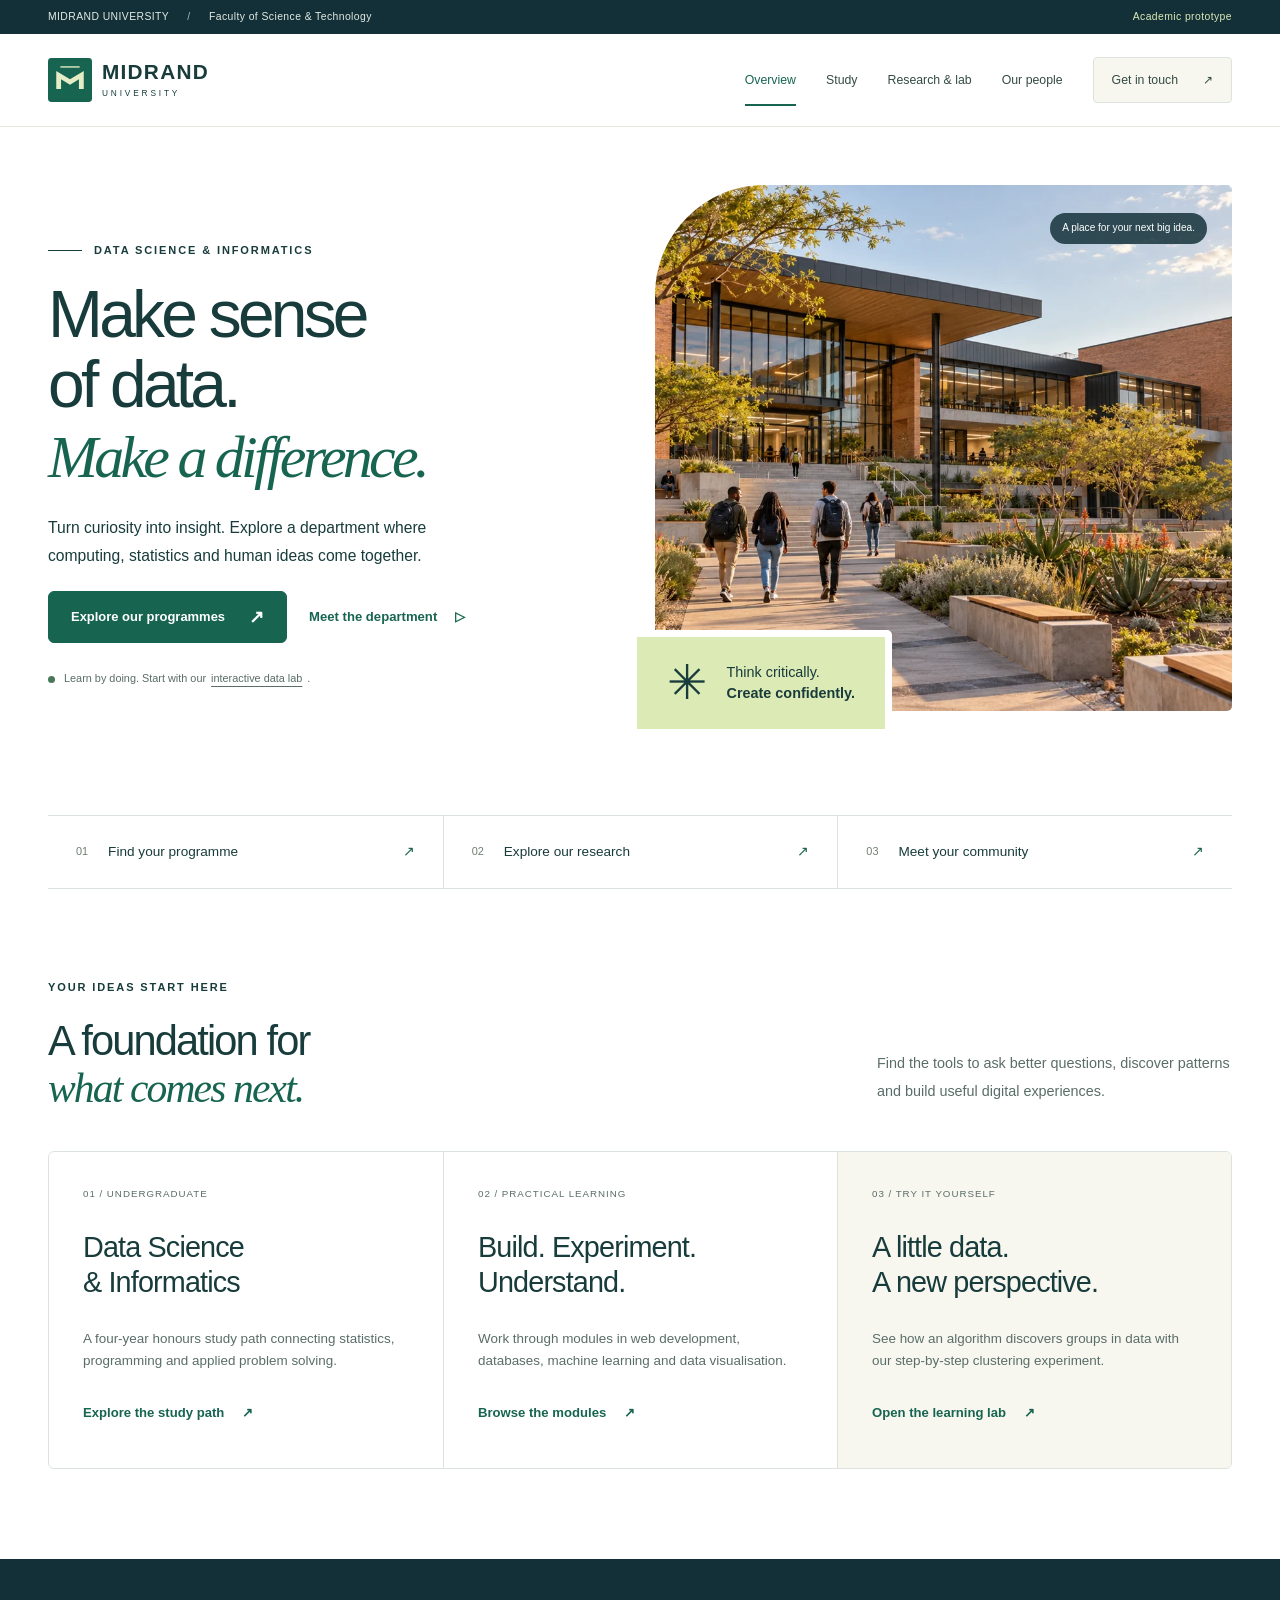
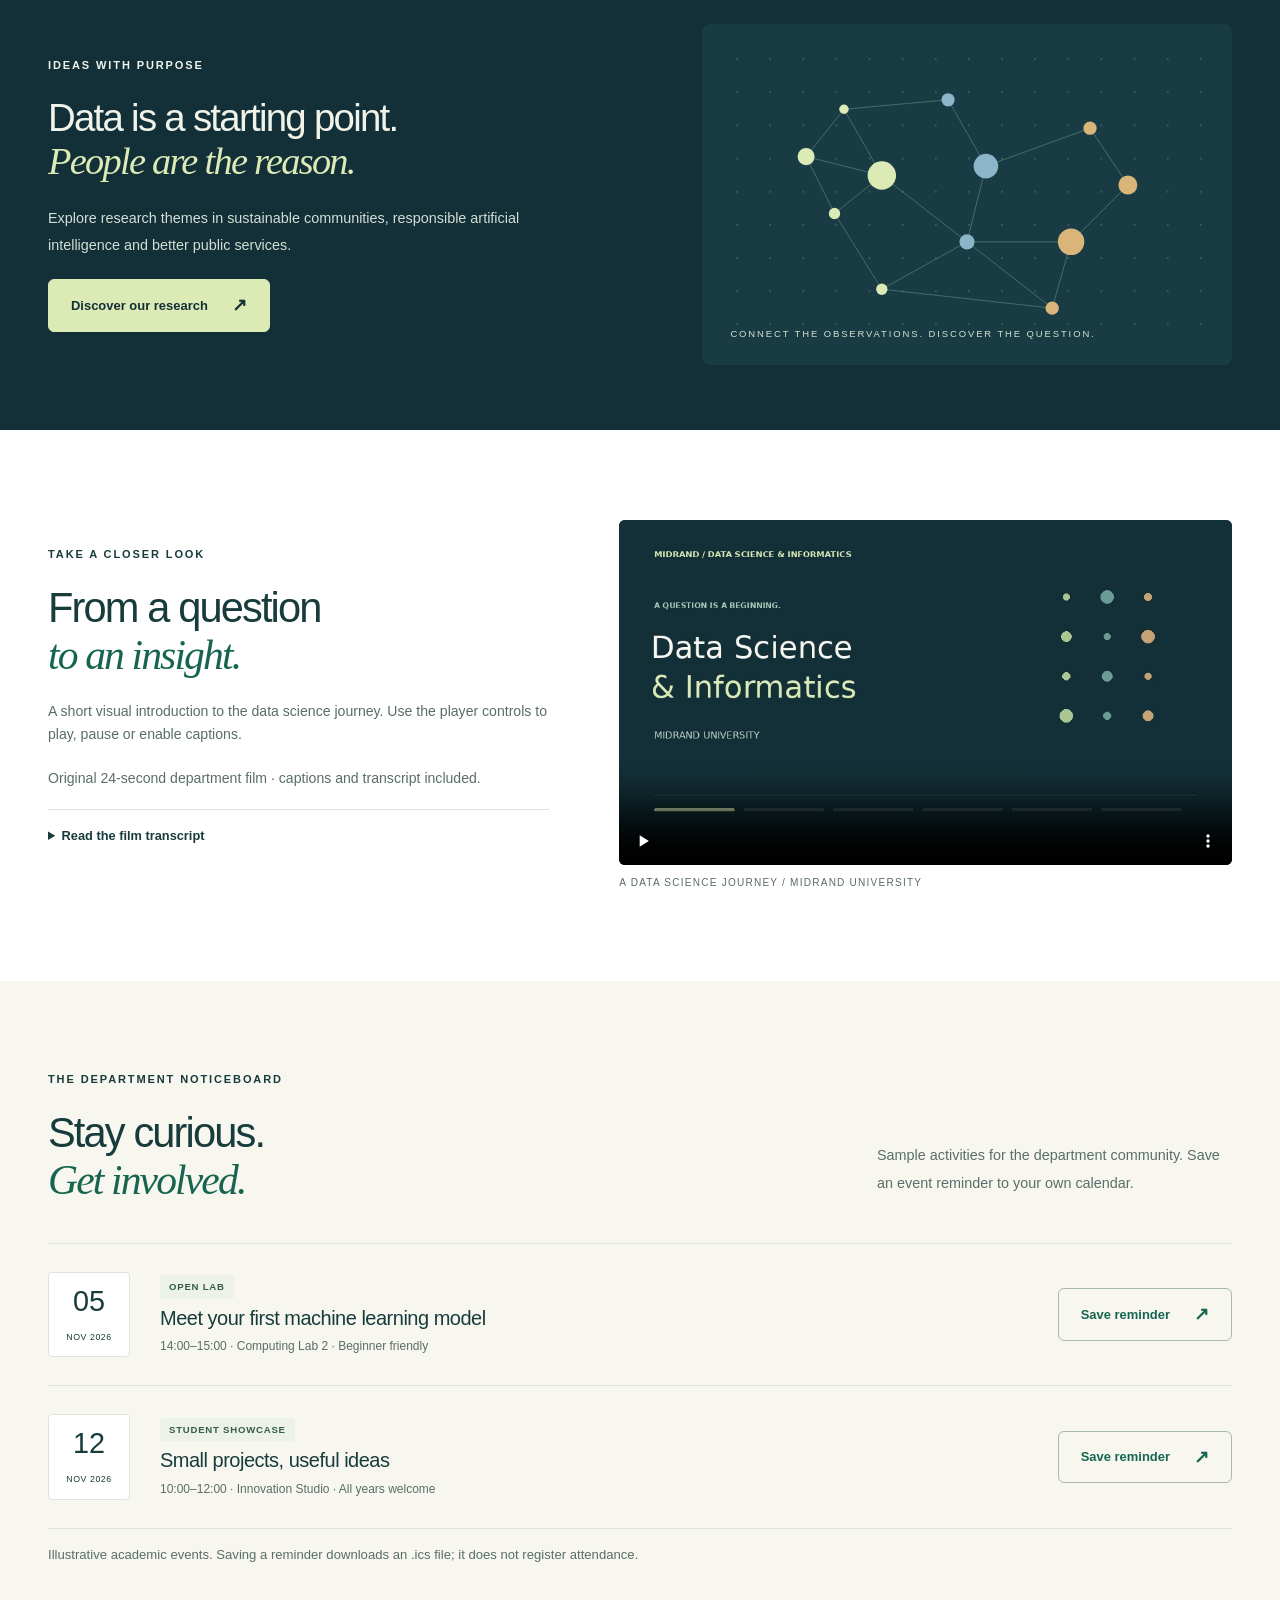
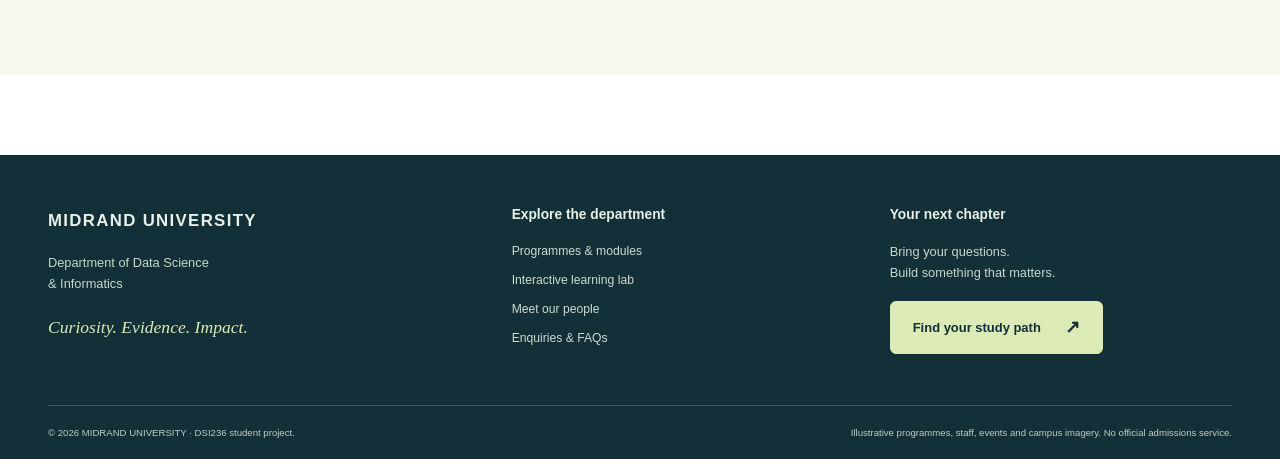
<file: index.html>
<!doctype html>
<html lang="en">
<head>
  <meta charset="utf-8">
  <meta name="viewport" content="width=device-width, initial-scale=1">
  <meta name="description" content="Explore Data Science and Informatics at MIDRAND UNIVERSITY. A DSI236 academic department website prototype.">
  <meta name="theme-color" content="#132f38">
  <title>Data Science & Informatics | MIDRAND UNIVERSITY</title>
  <link rel="icon" href="assets/images/mark.svg" type="image/svg+xml">
  <link rel="stylesheet" href="css/styles.css">
  <script src="js/data.js" defer></script>
  <script src="js/app.js" defer></script>
</head>
<body>
<a class="skip-link" href="#main">Skip to main content</a>
<div class="utility"><div class="container utility-inner"><span>MIDRAND UNIVERSITY <span class="utility-divider">/</span> Faculty of Science & Technology</span><span class="prototype">Academic prototype</span></div></div>
<header class="site-header">
 <div class="container header-inner">
  <a class="brand" href="index.html" aria-label="MIDRAND UNIVERSITY department home"><img src="assets/images/mark.svg" width="44" height="44" alt=""><span><strong>MIDRAND</strong><small>UNIVERSITY</small></span></a>
  <button class="menu-toggle" type="button" aria-expanded="false" aria-controls="primary-nav"><span aria-hidden="true">☰</span> Menu</button>
  <nav id="primary-nav" aria-label="Main navigation"><a href="index.html" aria-current="page">Overview</a><a href="study.html">Study</a><a href="research.html">Research & lab</a><a href="people.html">Our people</a><a class="nav-contact" href="contact.html">Get in touch <span aria-hidden="true">↗</span></a></nav>
 </div>
</header>
<main id="main" tabindex="-1">
<section class="hero container" aria-labelledby="home-title">
 <div class="hero-copy"><p class="eyebrow"><span class="eyebrow-line"></span> DATA SCIENCE & INFORMATICS</p><h1 id="home-title">Make sense<br>of data.<br><em>Make a difference.</em></h1><p class="lead">Turn curiosity into insight. Explore a department where computing, statistics and human ideas come together.</p><div class="button-row"><a class="button" href="study.html">Explore our programmes <span aria-hidden="true">↗</span></a><a class="text-link" href="#department-film">Meet the department <span aria-hidden="true">▷</span></a></div><div class="hero-note"><span class="status-dot"></span> Learn by doing. Start with our <a href="research.html#learning-lab">interactive data lab</a>.</div></div>
 <div class="hero-visual"><img class="campus-hero" src="assets/images/campus.webp" alt="Concept image of a contemporary university courtyard with students walking between brick and glass buildings" width="1280" height="960" fetchpriority="high"><div class="image-label">A place for your next big idea.</div><div class="hero-stamp"><span aria-hidden="true">✳</span><p>Think critically.<br><strong>Create confidently.</strong></p></div></div>
</section>
<nav class="quick-links container" aria-label="Department quick links"><a href="study.html"><span>01</span> Find your programme <b aria-hidden="true">↗</b></a><a href="research.html"><span>02</span> Explore our research <b aria-hidden="true">↗</b></a><a href="people.html"><span>03</span> Meet your community <b aria-hidden="true">↗</b></a></nav>
<section class="section container" aria-labelledby="study-heading"><div class="section-heading"><div><p class="eyebrow">YOUR IDEAS START HERE</p><h2 id="study-heading">A foundation for<br><em>what comes next.</em></h2></div><p>Find the tools to ask better questions, discover patterns and build useful digital experiences.</p></div><div class="pathways"><article class="pathway"><span class="path-number">01 / UNDERGRADUATE</span><h3>Data Science<br>& Informatics</h3><p>A four-year honours study path connecting statistics, programming and applied problem solving.</p><a class="text-link" href="study.html">Explore the study path <span aria-hidden="true">↗</span></a></article><article class="pathway"><span class="path-number">02 / PRACTICAL LEARNING</span><h3>Build. Experiment.<br>Understand.</h3><p>Work through modules in web development, databases, machine learning and data visualisation.</p><a class="text-link" href="study.html#module-explorer">Browse the modules <span aria-hidden="true">↗</span></a></article><article class="pathway pathway-accent"><span class="path-number">03 / TRY IT YOURSELF</span><h3>A little data.<br>A new perspective.</h3><p>See how an algorithm discovers groups in data with our step-by-step clustering experiment.</p><a class="text-link" href="research.html#learning-lab">Open the learning lab <span aria-hidden="true">↗</span></a></article></div></section>
<section class="research-feature"><div class="container research-feature-inner"><div><p class="eyebrow">IDEAS WITH PURPOSE</p><h2>Data is a starting point.<br><em>People are the reason.</em></h2><p>Explore research themes in sustainable communities, responsible artificial intelligence and better public services.</p><a class="button button-light" href="research.html">Discover our research <span aria-hidden="true">↗</span></a></div><img src="assets/images/data-landscape.svg" alt="Illustration of connected observations forming three groups around a shared question" width="560" height="360" loading="lazy"></div></section>
<section class="section container media-section" id="department-film" aria-labelledby="film-heading"><div><p class="eyebrow">TAKE A CLOSER LOOK</p><h2 id="film-heading">From a question<br><em>to an insight.</em></h2><p>A short visual introduction to the data science journey. Use the player controls to play, pause or enable captions.</p><p class="small muted">Original 24-second department film · captions and transcript included.</p><details><summary>Read the film transcript</summary><p>Welcome to Data Science and Informatics at MIDRAND UNIVERSITY. Start with a question. Collect and clean the data. Explore patterns. Build and evaluate a model. Communicate evidence clearly. Use data responsibly. Learn through practical projects. Connect ideas with real questions. Your next insight starts here. Academic prototype for DSI236.</p></details></div><div class="video-wrap"><video controls preload="none" poster="assets/images/film-poster.jpg" width="960" height="540" aria-label="From a question to an insight department introduction"><source src="assets/video/department-introduction.mp4" type="video/mp4"><track kind="captions" src="assets/video/department-introduction.vtt" srclang="en" label="English" default>Your browser does not support this video. <a href="assets/video/department-introduction.mp4">Download the film</a>.</video><p class="media-caption">A data science journey / MIDRAND UNIVERSITY</p></div></section>
<section class="section section-tint"><div class="container"><div class="section-heading"><div><p class="eyebrow">THE DEPARTMENT NOTICEBOARD</p><h2>Stay curious.<br><em>Get involved.</em></h2></div><p>Sample activities for the department community. Save an event reminder to your own calendar.</p></div><div class="event-list"><article class="event"><div class="event-date"><b>05</b><span>NOV 2026</span></div><div><span class="tag">OPEN LAB</span><h3>Meet your first machine learning model</h3><p>14:00–15:00 · Computing Lab 2 · Beginner friendly</p></div><button class="button button-outline" type="button" data-calendar="lab">Save reminder <span aria-hidden="true">↗</span></button></article><article class="event"><div class="event-date"><b>12</b><span>NOV 2026</span></div><div><span class="tag">STUDENT SHOWCASE</span><h3>Small projects, useful ideas</h3><p>10:00–12:00 · Innovation Studio · All years welcome</p></div><button class="button button-outline" type="button" data-calendar="showcase">Save reminder <span aria-hidden="true">↗</span></button></article></div><p class="small muted">Illustrative academic events. Saving a reminder downloads an .ics file; it does not register attendance.</p></div></section>
</main>
<footer class="site-footer">
 <div class="container footer-top"><div><a class="footer-brand" href="index.html">MIDRAND UNIVERSITY</a><p>Department of Data Science<br>& Informatics</p><p class="footer-tagline">Curiosity. Evidence. Impact.</p></div><div><h2>Explore the department</h2><a href="study.html">Programmes & modules</a><a href="research.html#learning-lab">Interactive learning lab</a><a href="people.html">Meet our people</a><a href="contact.html">Enquiries & FAQs</a></div><div><h2>Your next chapter</h2><p>Bring your questions.<br>Build something that matters.</p><a class="button button-light" href="study.html">Find your study path <span aria-hidden="true">↗</span></a></div></div>
 <div class="container footer-bottom"><p>© 2026 MIDRAND UNIVERSITY · DSI236 student project.</p><p>Illustrative programmes, staff, events and campus imagery. No official admissions service.</p></div>
</footer>
<div id="toast" class="toast" role="status" aria-live="polite" hidden></div>
<noscript><div class="noscript-note">JavaScript is disabled. Page content and links remain available. Enable JavaScript for filtering, your study plan and the clustering lab.</div></noscript>
</body>
</html>
</file>
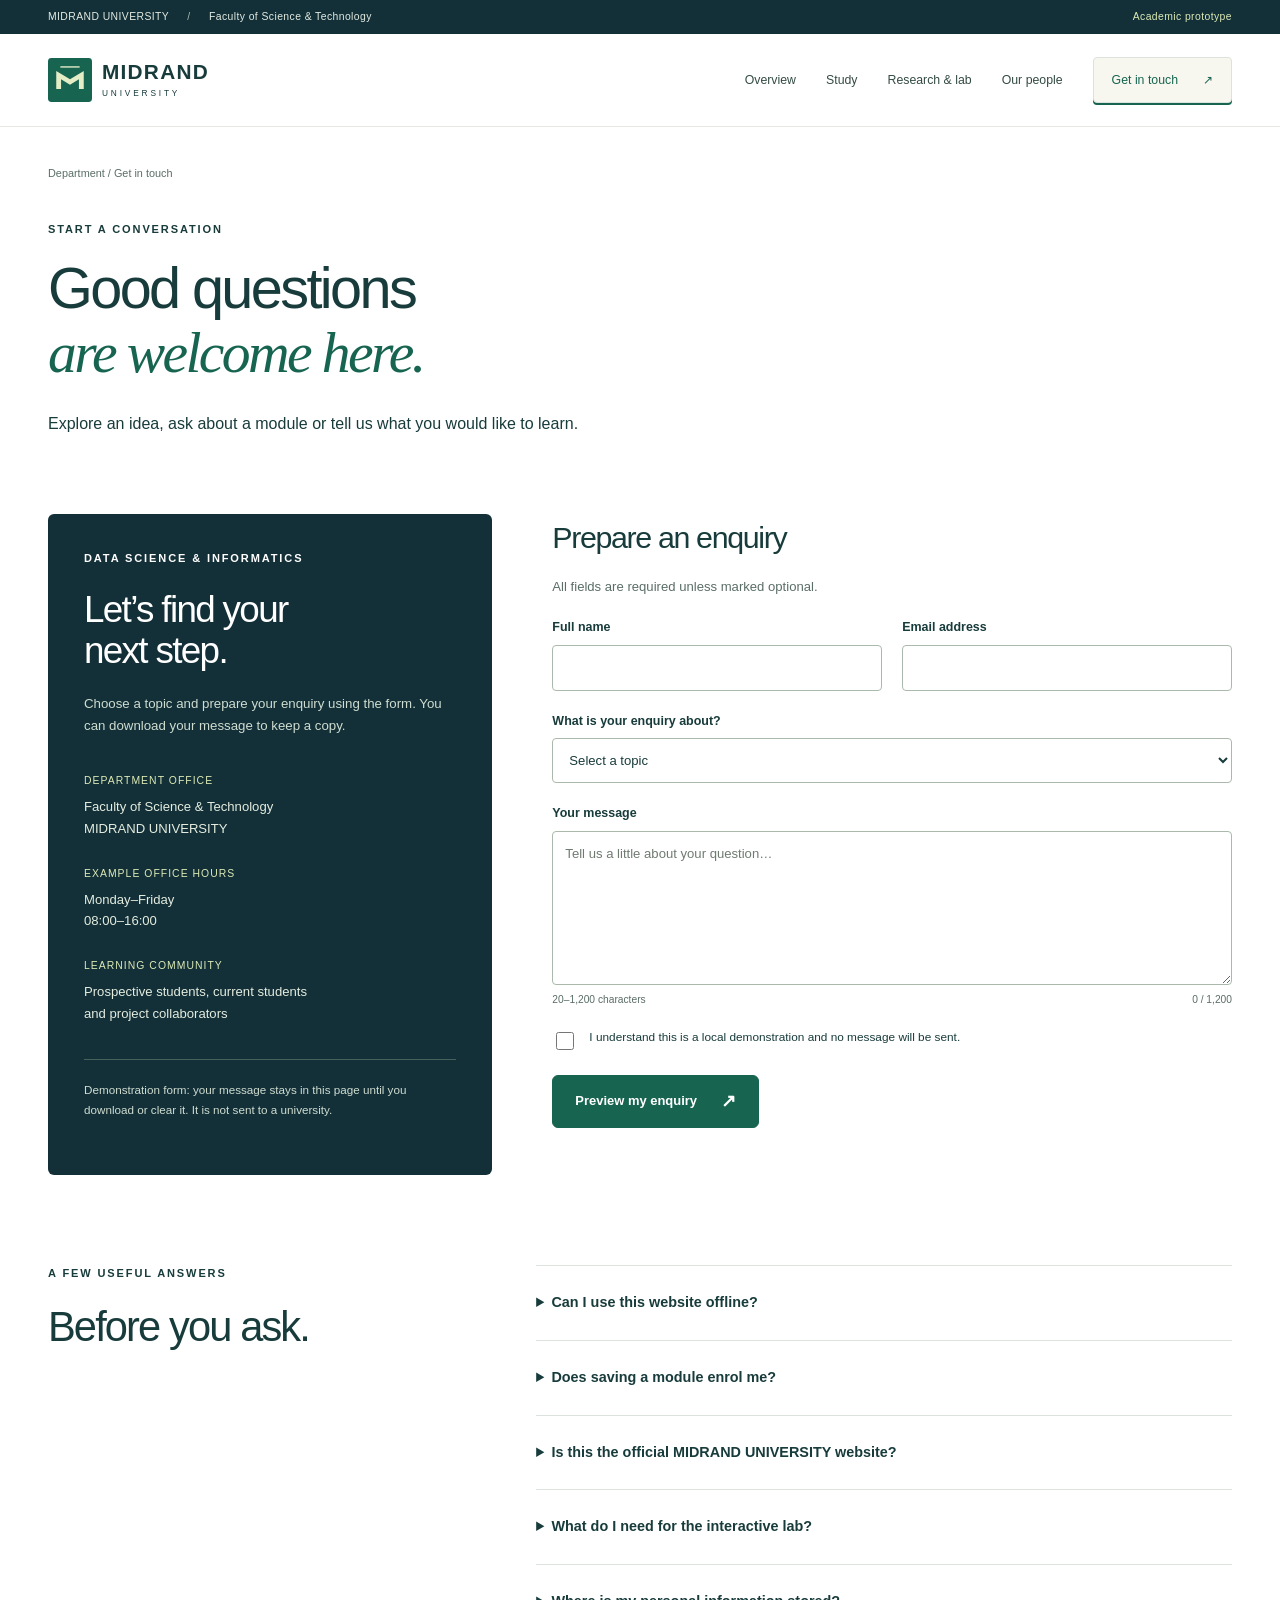
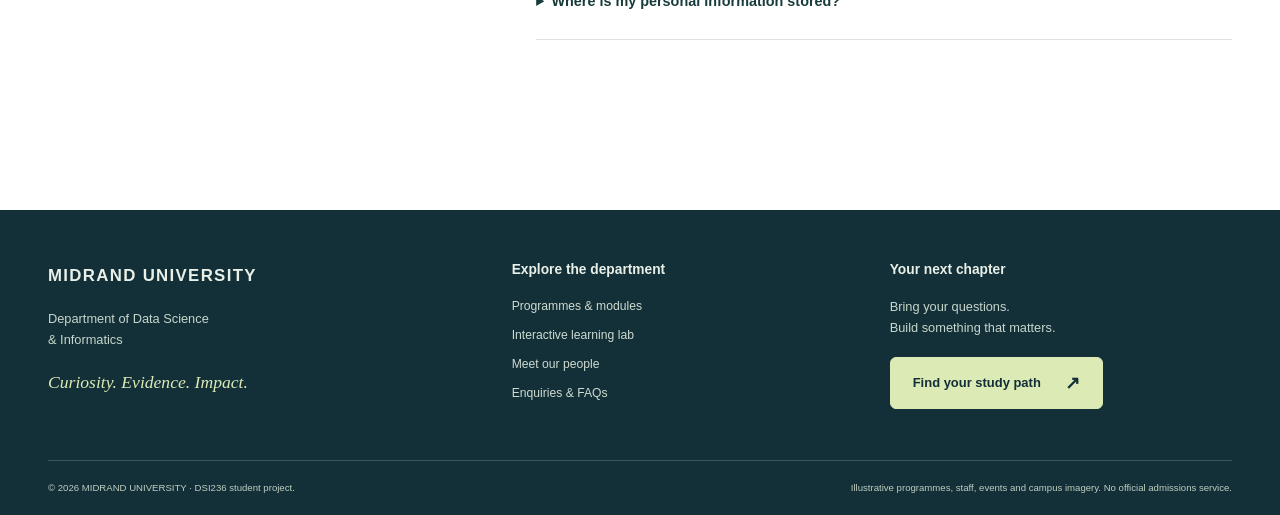
<file: contact.html>
<!doctype html>
<html lang="en">
<head>
  <meta charset="utf-8">
  <meta name="viewport" content="width=device-width, initial-scale=1">
  <meta name="description" content="Explore Data Science and Informatics at MIDRAND UNIVERSITY. A DSI236 academic department website prototype.">
  <meta name="theme-color" content="#132f38">
  <title>Contact and enquiries | MIDRAND UNIVERSITY</title>
  <link rel="icon" href="assets/images/mark.svg" type="image/svg+xml">
  <link rel="stylesheet" href="css/styles.css">
  <script src="js/data.js" defer></script>
  <script src="js/app.js" defer></script><script src="js/contact.js" defer></script>
</head>
<body>
<a class="skip-link" href="#main">Skip to main content</a>
<div class="utility"><div class="container utility-inner"><span>MIDRAND UNIVERSITY <span class="utility-divider">/</span> Faculty of Science & Technology</span><span class="prototype">Academic prototype</span></div></div>
<header class="site-header">
 <div class="container header-inner">
  <a class="brand" href="index.html" aria-label="MIDRAND UNIVERSITY department home"><img src="assets/images/mark.svg" width="44" height="44" alt=""><span><strong>MIDRAND</strong><small>UNIVERSITY</small></span></a>
  <button class="menu-toggle" type="button" aria-expanded="false" aria-controls="primary-nav"><span aria-hidden="true">☰</span> Menu</button>
  <nav id="primary-nav" aria-label="Main navigation"><a href="index.html">Overview</a><a href="study.html">Study</a><a href="research.html">Research & lab</a><a href="people.html">Our people</a><a class="nav-contact" href="contact.html" aria-current="page">Get in touch <span aria-hidden="true">↗</span></a></nav>
 </div>
</header>
<main id="main" tabindex="-1">
<section class="page-heading container"><p class="breadcrumb"><a href="index.html">Department</a> / Get in touch</p><p class="eyebrow">START A CONVERSATION</p><h1>Good questions<br><em>are welcome here.</em></h1><p class="lead">Explore an idea, ask about a module or tell us what you would like to learn.</p></section>
<section class="container contact-layout"><aside class="contact-info"><p class="eyebrow">DATA SCIENCE & INFORMATICS</p><h2>Let’s find your<br>next step.</h2><p>Choose a topic and prepare your enquiry using the form. You can download your message to keep a copy.</p><dl><div><dt>Department office</dt><dd>Faculty of Science & Technology<br>MIDRAND UNIVERSITY</dd></div><div><dt>Example office hours</dt><dd>Monday–Friday<br>08:00–16:00</dd></div><div><dt>Learning community</dt><dd>Prospective students, current students<br>and project collaborators</dd></div></dl><p class="contact-demo-note">Demonstration form: your message stays in this page until you download or clear it. It is not sent to a university.</p></aside><div class="contact-form-wrap"><h2>Prepare an enquiry</h2><p class="small muted">All fields are required unless marked optional.</p><form id="enquiry-form" novalidate><div class="form-grid"><div><label for="full-name">Full name</label><input id="full-name" name="name" type="text" autocomplete="name" minlength="2" maxlength="80" required aria-describedby="name-error"><span id="name-error" class="field-error"></span></div><div><label for="email">Email address</label><input id="email" name="email" type="email" autocomplete="email" maxlength="120" required aria-describedby="email-error"><span id="email-error" class="field-error"></span></div></div><div><label for="topic">What is your enquiry about?</label><select id="topic" name="topic" required aria-describedby="topic-error"><option value="">Select a topic</option>Programme enquiry</option><option>Module information</option><option>Project collaboration</option><option>General question</option></select><span id="topic-error" class="field-error"></span></div><div><label for="message">Your message</label><textarea id="message" name="message" rows="6" minlength="20" maxlength="1200" placeholder="Tell us a little about your question…" required aria-describedby="message-help message-error"></textarea><div class="message-meta"><span id="message-help">20–1,200 characters</span><span id="character-count">0 / 1,200</span></div><span id="message-error" class="field-error"></span></div><div class="checkbox-field"><input id="consent" name="consent" type="checkbox" required aria-describedby="consent-error"><label for="consent">I understand this is a local demonstration and no message will be sent.</label></div><span id="consent-error" class="field-error"></span><div id="form-error-summary" class="error-summary" role="alert" hidden></div><button class="button" type="submit">Preview my enquiry <span aria-hidden="true">↗</span></button></form><section id="enquiry-preview" class="enquiry-preview" aria-labelledby="preview-heading" tabindex="-1" hidden><p class="eyebrow">YOUR MESSAGE IS READY</p><h3 id="preview-heading">Review your enquiry</h3><p id="preview-name"></p><p id="preview-email"></p><p id="preview-topic"></p><p id="preview-message" class="preview-message"></p><div class="button-row"><button id="download-enquiry" type="button" class="button">Download enquiry <span aria-hidden="true">↓</span></button><button id="clear-enquiry" type="button" class="text-link">Clear form & preview</button></div><p class="small muted">Nothing has been sent. Keep the downloaded text file as your own copy.</p></section></div></section>
<section class="section container faq-section" aria-labelledby="faq-heading"><div><p class="eyebrow">A FEW USEFUL ANSWERS</p><h2 id="faq-heading">Before you ask.</h2></div><div class="faq-list"><details><summary>Can I use this website offline?</summary><p>Yes. Extract the complete folder and open website/index.html in a modern browser. All images, media, scripts and the p5.js library are included. A small local server is recommended for consistent saved plans and video captions.</p></details><details><summary>Does saving a module enrol me?</summary><p>No. The study plan is a personal shortlist saved on your browser. It does not create a university record or reserve a place.</p></details><details><summary>Is this the official MIDRAND UNIVERSITY website?</summary><p>This is a DSI236 academic prototype. Programmes, staff, events and the campus image illustrate the department website concept and are not official university information.</p></details><details><summary>What do I need for the interactive lab?</summary><p>A modern browser with JavaScript enabled. The lab uses the bundled p5.js library and a small generated dataset. You can use keyboard-accessible controls and read the same results in a table.</p></details><details><summary>Where is my personal information stored?</summary><p>The enquiry form keeps your text only in the current page memory. It sends no network request and does not save the form to localStorage. Only module codes in your study plan are stored on this browser. Clear them using the study plan button.</p></details></div></section>
</main>
<footer class="site-footer">
 <div class="container footer-top"><div><a class="footer-brand" href="index.html">MIDRAND UNIVERSITY</a><p>Department of Data Science<br>& Informatics</p><p class="footer-tagline">Curiosity. Evidence. Impact.</p></div><div><h2>Explore the department</h2><a href="study.html">Programmes & modules</a><a href="research.html#learning-lab">Interactive learning lab</a><a href="people.html">Meet our people</a><a href="contact.html">Enquiries & FAQs</a></div><div><h2>Your next chapter</h2><p>Bring your questions.<br>Build something that matters.</p><a class="button button-light" href="study.html">Find your study path <span aria-hidden="true">↗</span></a></div></div>
 <div class="container footer-bottom"><p>© 2026 MIDRAND UNIVERSITY · DSI236 student project.</p><p>Illustrative programmes, staff, events and campus imagery. No official admissions service.</p></div>
</footer>
<div id="toast" class="toast" role="status" aria-live="polite" hidden></div>
<noscript><div class="noscript-note">JavaScript is disabled. Page content and links remain available. Enable JavaScript for filtering, your study plan and the clustering lab.</div></noscript>
</body>
</html>
</file>
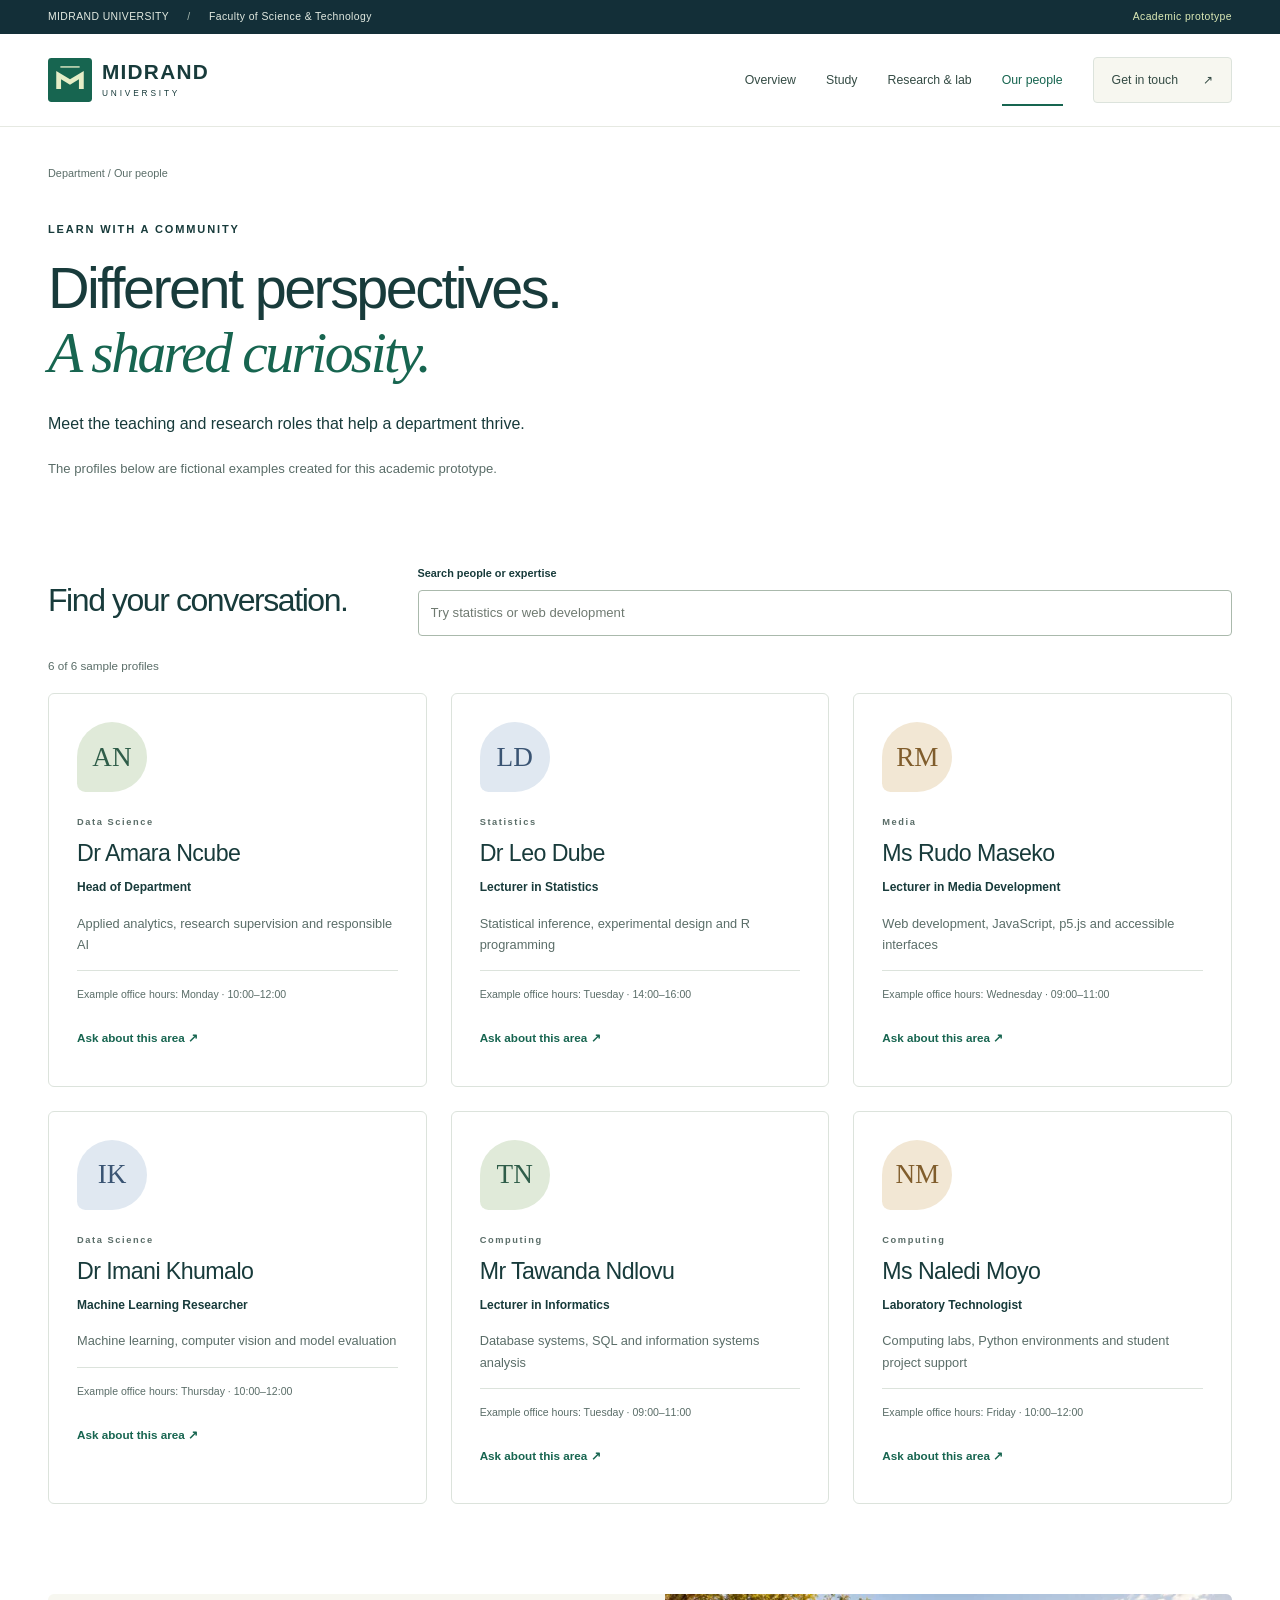
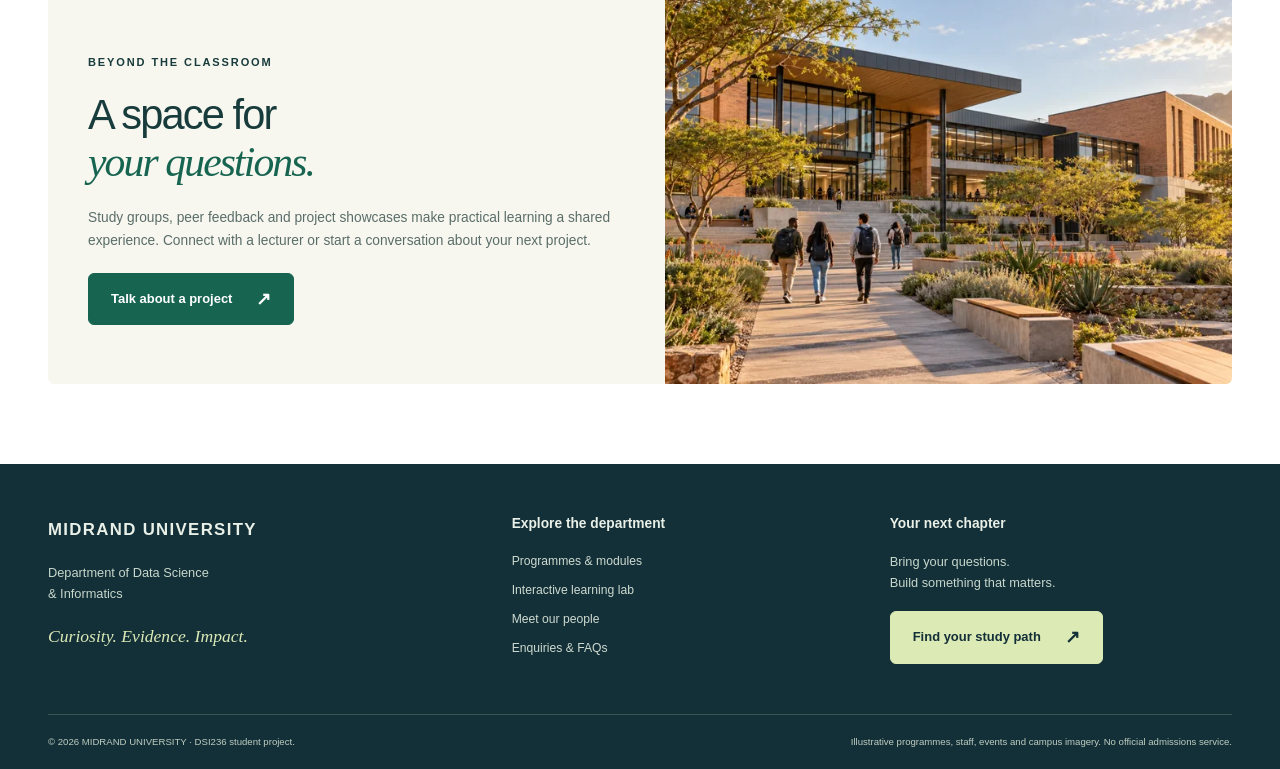
<file: people.html>
<!doctype html>
<html lang="en">
<head>
  <meta charset="utf-8">
  <meta name="viewport" content="width=device-width, initial-scale=1">
  <meta name="description" content="Explore Data Science and Informatics at MIDRAND UNIVERSITY. A DSI236 academic department website prototype.">
  <meta name="theme-color" content="#132f38">
  <title>Our people | MIDRAND UNIVERSITY</title>
  <link rel="icon" href="assets/images/mark.svg" type="image/svg+xml">
  <link rel="stylesheet" href="css/styles.css">
  <script src="js/data.js" defer></script>
  <script src="js/app.js" defer></script>
</head>
<body>
<a class="skip-link" href="#main">Skip to main content</a>
<div class="utility"><div class="container utility-inner"><span>MIDRAND UNIVERSITY <span class="utility-divider">/</span> Faculty of Science & Technology</span><span class="prototype">Academic prototype</span></div></div>
<header class="site-header">
 <div class="container header-inner">
  <a class="brand" href="index.html" aria-label="MIDRAND UNIVERSITY department home"><img src="assets/images/mark.svg" width="44" height="44" alt=""><span><strong>MIDRAND</strong><small>UNIVERSITY</small></span></a>
  <button class="menu-toggle" type="button" aria-expanded="false" aria-controls="primary-nav"><span aria-hidden="true">☰</span> Menu</button>
  <nav id="primary-nav" aria-label="Main navigation"><a href="index.html">Overview</a><a href="study.html">Study</a><a href="research.html">Research & lab</a><a href="people.html" aria-current="page">Our people</a><a class="nav-contact" href="contact.html">Get in touch <span aria-hidden="true">↗</span></a></nav>
 </div>
</header>
<main id="main" tabindex="-1">
<section class="page-heading container"><p class="breadcrumb"><a href="index.html">Department</a> / Our people</p><p class="eyebrow">LEARN WITH A COMMUNITY</p><h1>Different perspectives.<br><em>A shared curiosity.</em></h1><p class="lead">Meet the teaching and research roles that help a department thrive.</p><p class="small muted">The profiles below are fictional examples created for this academic prototype.</p></section>
<section class="section section-topless container" aria-labelledby="people-heading"><div class="section-heading compact"><h2 id="people-heading">Find your conversation.</h2><div class="people-search"><label for="people-search">Search people or expertise</label><input id="people-search" type="search" placeholder="Try statistics or web development" autocomplete="off"></div></div><p id="people-count" class="result-count" role="status" aria-live="polite"></p><div id="people-grid" class="people-grid"></div><noscript><p>Sample roles include the Head of Department, statistics lecturer, web development lecturer, machine learning researcher, database lecturer and laboratory technologist. Use the contact page for enquiries.</p></noscript></section>
<section class="container community-panel"><div><p class="eyebrow">BEYOND THE CLASSROOM</p><h2>A space for<br><em>your questions.</em></h2><p>Study groups, peer feedback and project showcases make practical learning a shared experience. Connect with a lecturer or start a conversation about your next project.</p><a class="button" href="contact.html?topic=Project%20collaboration">Talk about a project <span aria-hidden="true">↗</span></a></div><img src="assets/images/campus-detail.webp" alt="Concept view of the university courtyard and shared learning spaces" width="640" height="480" loading="lazy"></section>
</main>
<footer class="site-footer">
 <div class="container footer-top"><div><a class="footer-brand" href="index.html">MIDRAND UNIVERSITY</a><p>Department of Data Science<br>& Informatics</p><p class="footer-tagline">Curiosity. Evidence. Impact.</p></div><div><h2>Explore the department</h2><a href="study.html">Programmes & modules</a><a href="research.html#learning-lab">Interactive learning lab</a><a href="people.html">Meet our people</a><a href="contact.html">Enquiries & FAQs</a></div><div><h2>Your next chapter</h2><p>Bring your questions.<br>Build something that matters.</p><a class="button button-light" href="study.html">Find your study path <span aria-hidden="true">↗</span></a></div></div>
 <div class="container footer-bottom"><p>© 2026 MIDRAND UNIVERSITY · DSI236 student project.</p><p>Illustrative programmes, staff, events and campus imagery. No official admissions service.</p></div>
</footer>
<div id="toast" class="toast" role="status" aria-live="polite" hidden></div>
<noscript><div class="noscript-note">JavaScript is disabled. Page content and links remain available. Enable JavaScript for filtering, your study plan and the clustering lab.</div></noscript>
</body>
</html>
</file>
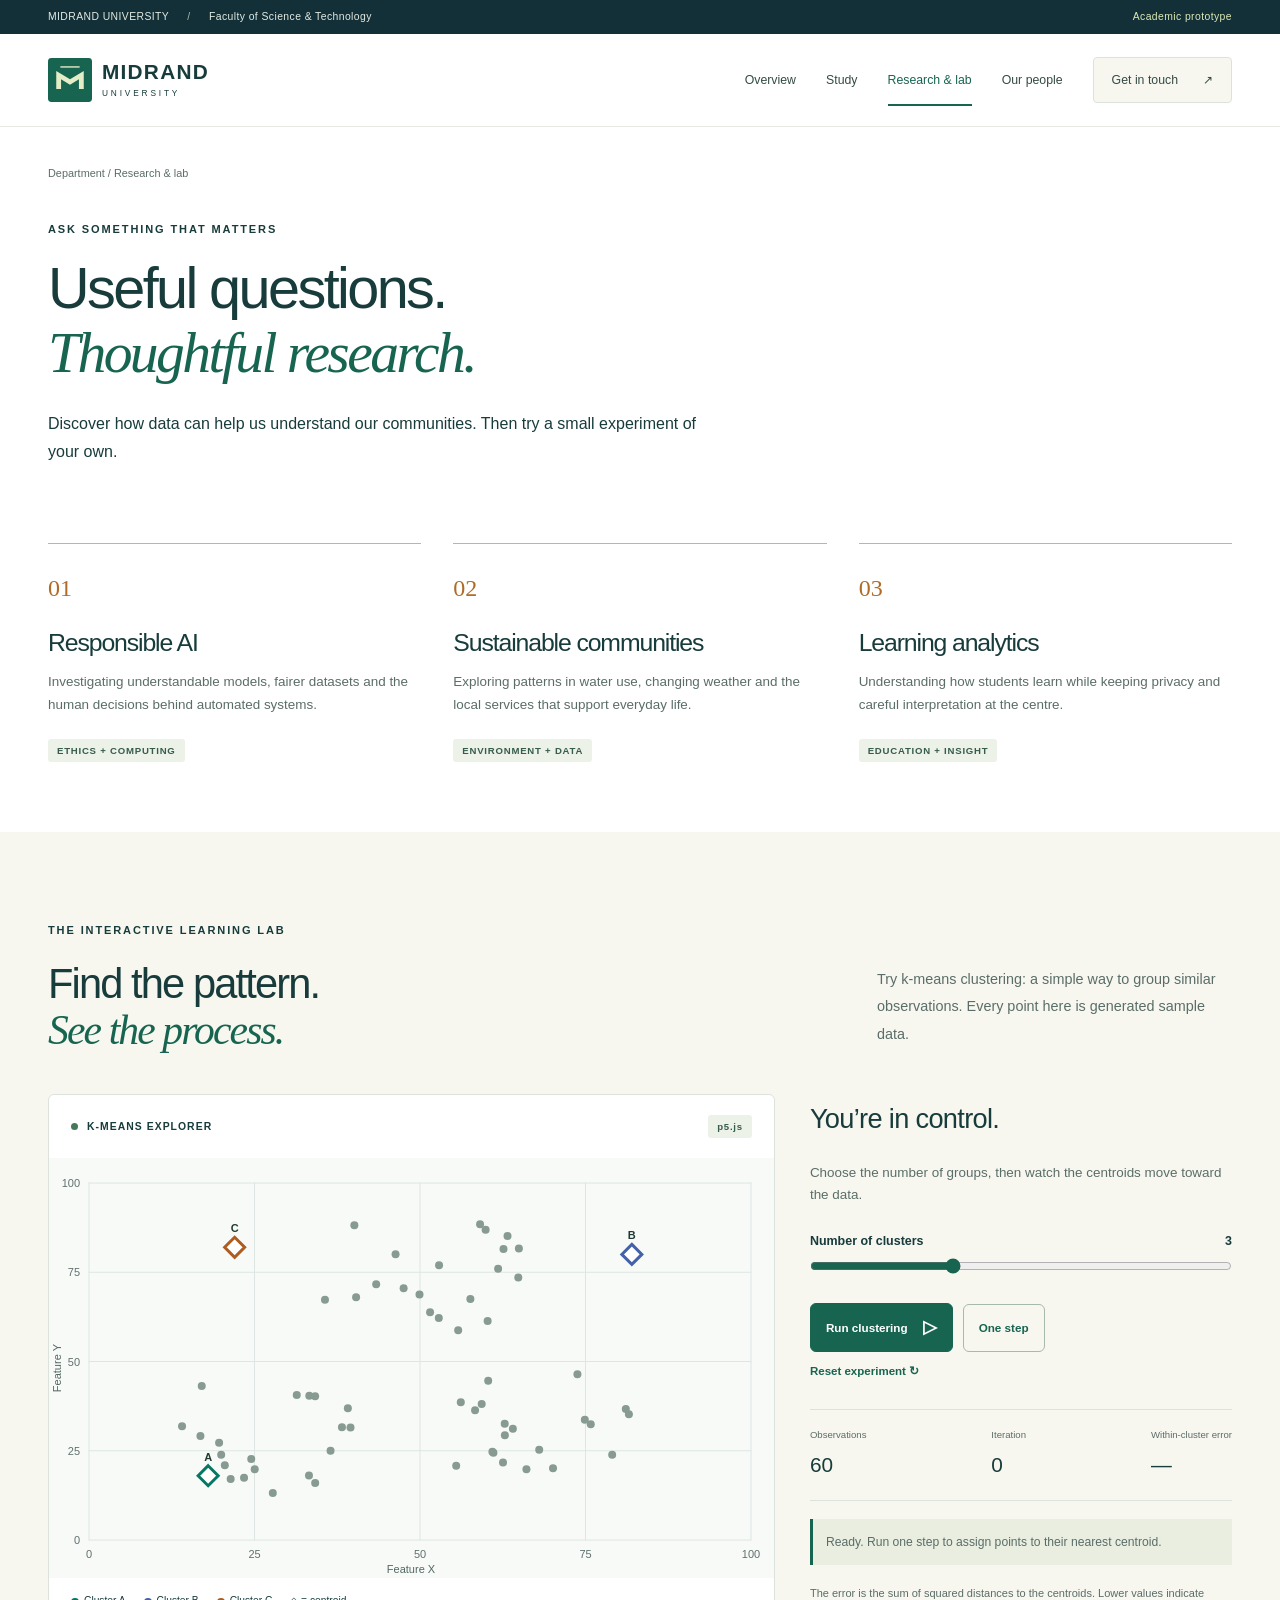
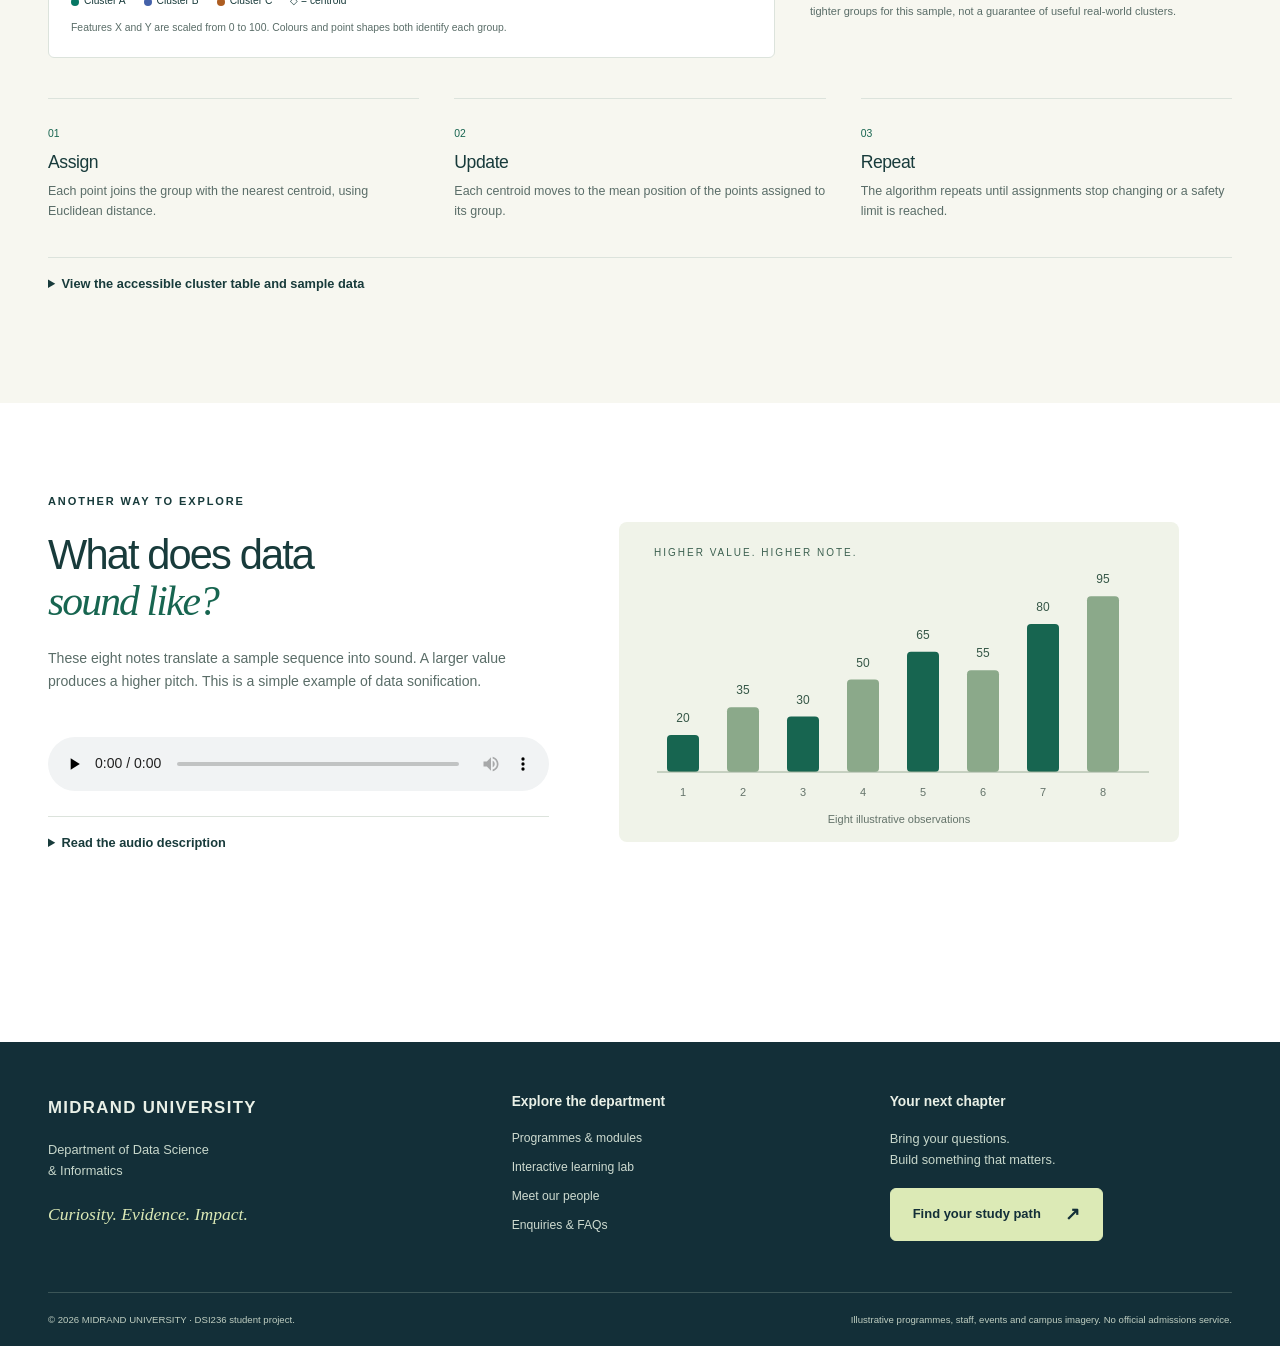
<file: research.html>
<!doctype html>
<html lang="en">
<head>
  <meta charset="utf-8">
  <meta name="viewport" content="width=device-width, initial-scale=1">
  <meta name="description" content="Explore Data Science and Informatics at MIDRAND UNIVERSITY. A DSI236 academic department website prototype.">
  <meta name="theme-color" content="#132f38">
  <title>Research and interactive lab | MIDRAND UNIVERSITY</title>
  <link rel="icon" href="assets/images/mark.svg" type="image/svg+xml">
  <link rel="stylesheet" href="css/styles.css">
  <script src="js/data.js" defer></script>
  <script src="js/app.js" defer></script><script src="vendor/p5.min.js" defer></script><script src="js/lab-core.js" defer></script><script src="js/sketch.js" defer></script>
</head>
<body>
<a class="skip-link" href="#main">Skip to main content</a>
<div class="utility"><div class="container utility-inner"><span>MIDRAND UNIVERSITY <span class="utility-divider">/</span> Faculty of Science & Technology</span><span class="prototype">Academic prototype</span></div></div>
<header class="site-header">
 <div class="container header-inner">
  <a class="brand" href="index.html" aria-label="MIDRAND UNIVERSITY department home"><img src="assets/images/mark.svg" width="44" height="44" alt=""><span><strong>MIDRAND</strong><small>UNIVERSITY</small></span></a>
  <button class="menu-toggle" type="button" aria-expanded="false" aria-controls="primary-nav"><span aria-hidden="true">☰</span> Menu</button>
  <nav id="primary-nav" aria-label="Main navigation"><a href="index.html">Overview</a><a href="study.html">Study</a><a href="research.html" aria-current="page">Research & lab</a><a href="people.html">Our people</a><a class="nav-contact" href="contact.html">Get in touch <span aria-hidden="true">↗</span></a></nav>
 </div>
</header>
<main id="main" tabindex="-1">
<section class="page-heading container"><p class="breadcrumb"><a href="index.html">Department</a> / Research & lab</p><p class="eyebrow">ASK SOMETHING THAT MATTERS</p><h1>Useful questions.<br><em>Thoughtful research.</em></h1><p class="lead">Discover how data can help us understand our communities. Then try a small experiment of your own.</p></section>
<section class="container research-themes" aria-label="Illustrative research themes"><article><span class="theme-icon" aria-hidden="true">01</span><h2>Responsible AI</h2><p>Investigating understandable models, fairer datasets and the human decisions behind automated systems.</p><span class="tag">ETHICS + COMPUTING</span></article><article><span class="theme-icon" aria-hidden="true">02</span><h2>Sustainable communities</h2><p>Exploring patterns in water use, changing weather and the local services that support everyday life.</p><span class="tag">ENVIRONMENT + DATA</span></article><article><span class="theme-icon" aria-hidden="true">03</span><h2>Learning analytics</h2><p>Understanding how students learn while keeping privacy and careful interpretation at the centre.</p><span class="tag">EDUCATION + INSIGHT</span></article></section>
<section id="learning-lab" class="section section-tint"><div class="container"><div class="section-heading"><div><p class="eyebrow">THE INTERACTIVE LEARNING LAB</p><h2>Find the pattern.<br><em>See the process.</em></h2></div><p>Try k-means clustering: a simple way to group similar observations. Every point here is generated sample data.</p></div><div class="lab-layout"><div class="lab-card"><div class="lab-top"><span><span class="status-dot"></span> K-MEANS EXPLORER</span><span class="tag">p5.js</span></div><div id="cluster-canvas" class="cluster-canvas"><p id="canvas-fallback">The canvas visualises sample observations on two features. Enable JavaScript to run the experiment. A text summary and cluster table appear below.</p></div><div class="chart-legend"><span><i style="--legend:#067764"></i> Cluster A</span><span><i style="--legend:#4461a9"></i> Cluster B</span><span><i style="--legend:#ad5d21"></i> Cluster C</span><span>◇ = centroid</span></div><p class="small muted chart-caption">Features X and Y are scaled from 0 to 100. Colours and point shapes both identify each group.</p></div><aside class="lab-controls"><h3>You’re in control.</h3><p>Choose the number of groups, then watch the centroids move toward the data.</p><div class="range-label"><label for="cluster-k">Number of clusters</label><output id="k-value" for="cluster-k">3</output></div><input id="cluster-k" type="range" min="2" max="5" step="1" value="3"><div class="button-row"><button id="lab-run" class="button" type="button">Run clustering <span aria-hidden="true">▷</span></button><button id="lab-step" class="button button-outline" type="button">One step</button></div><button id="lab-reset" class="text-link" type="button">Reset experiment ↻</button><dl class="lab-metrics"><div><dt>Observations</dt><dd>60</dd></div><div><dt>Iteration</dt><dd id="lab-iteration">0</dd></div><div><dt>Within-cluster error</dt><dd id="lab-error">—</dd></div></dl><p id="lab-status" class="lab-status" role="status" aria-live="polite">Ready. Run one step to assign points to their nearest centroid.</p><p class="small muted">The error is the sum of squared distances to the centroids. Lower values indicate tighter groups for this sample, not a guarantee of useful real-world clusters.</p></aside></div><div class="lab-explanation"><article><span>01</span><h3>Assign</h3><p>Each point joins the group with the nearest centroid, using Euclidean distance.</p></article><article><span>02</span><h3>Update</h3><p>Each centroid moves to the mean position of the points assigned to its group.</p></article><article><span>03</span><h3>Repeat</h3><p>The algorithm repeats until assignments stop changing or a safety limit is reached.</p></article></div><details class="data-summary"><summary>View the accessible cluster table and sample data</summary><div class="table-scroll"><table><caption>Cluster summary updated after each step</caption><thead><tr><th scope="col">Cluster</th><th scope="col">Points</th><th scope="col">Centroid X</th><th scope="col">Centroid Y</th></tr></thead><tbody id="cluster-table"></tbody></table></div><p class="small">The full 60-point sample is available below, with its current group assignment.</p><div class="table-scroll sample-data"><table><caption>Generated observations</caption><thead><tr><th scope="col">Point</th><th scope="col">Feature X</th><th scope="col">Feature Y</th><th scope="col">Cluster</th></tr></thead><tbody id="point-table"></tbody></table></div></details></div></section>
<section class="section container media-section" aria-labelledby="audio-heading"><div><p class="eyebrow">ANOTHER WAY TO EXPLORE</p><h2 id="audio-heading">What does data<br><em>sound like?</em></h2><p>These eight notes translate a sample sequence into sound. A larger value produces a higher pitch. This is a simple example of data sonification.</p><audio controls preload="none" aria-label="Eight-note sonification of the sample values"><source src="assets/audio/data-sonification.mp3" type="audio/mpeg">Your browser does not support audio. <a href="assets/audio/data-sonification.mp3">Download the sound</a>.</audio><details><summary>Read the audio description</summary><p>Eight soft notes play in order for sample values 20, 35, 30, 50, 65, 55, 80 and 95. The third and sixth notes dip; the final note is highest. There is no speech. Frequency in hertz equals 220 plus four times the value.</p></details></div><img src="assets/images/sonification.svg" alt="Eight bars showing sample values of 20, 35, 30, 50, 65, 55, 80 and 95" width="560" height="320" loading="lazy"></section>
</main>
<footer class="site-footer">
 <div class="container footer-top"><div><a class="footer-brand" href="index.html">MIDRAND UNIVERSITY</a><p>Department of Data Science<br>& Informatics</p><p class="footer-tagline">Curiosity. Evidence. Impact.</p></div><div><h2>Explore the department</h2><a href="study.html">Programmes & modules</a><a href="research.html#learning-lab">Interactive learning lab</a><a href="people.html">Meet our people</a><a href="contact.html">Enquiries & FAQs</a></div><div><h2>Your next chapter</h2><p>Bring your questions.<br>Build something that matters.</p><a class="button button-light" href="study.html">Find your study path <span aria-hidden="true">↗</span></a></div></div>
 <div class="container footer-bottom"><p>© 2026 MIDRAND UNIVERSITY · DSI236 student project.</p><p>Illustrative programmes, staff, events and campus imagery. No official admissions service.</p></div>
</footer>
<div id="toast" class="toast" role="status" aria-live="polite" hidden></div>
<noscript><div class="noscript-note">JavaScript is disabled. Page content and links remain available. Enable JavaScript for filtering, your study plan and the clustering lab.</div></noscript>
</body>
</html>
</file>
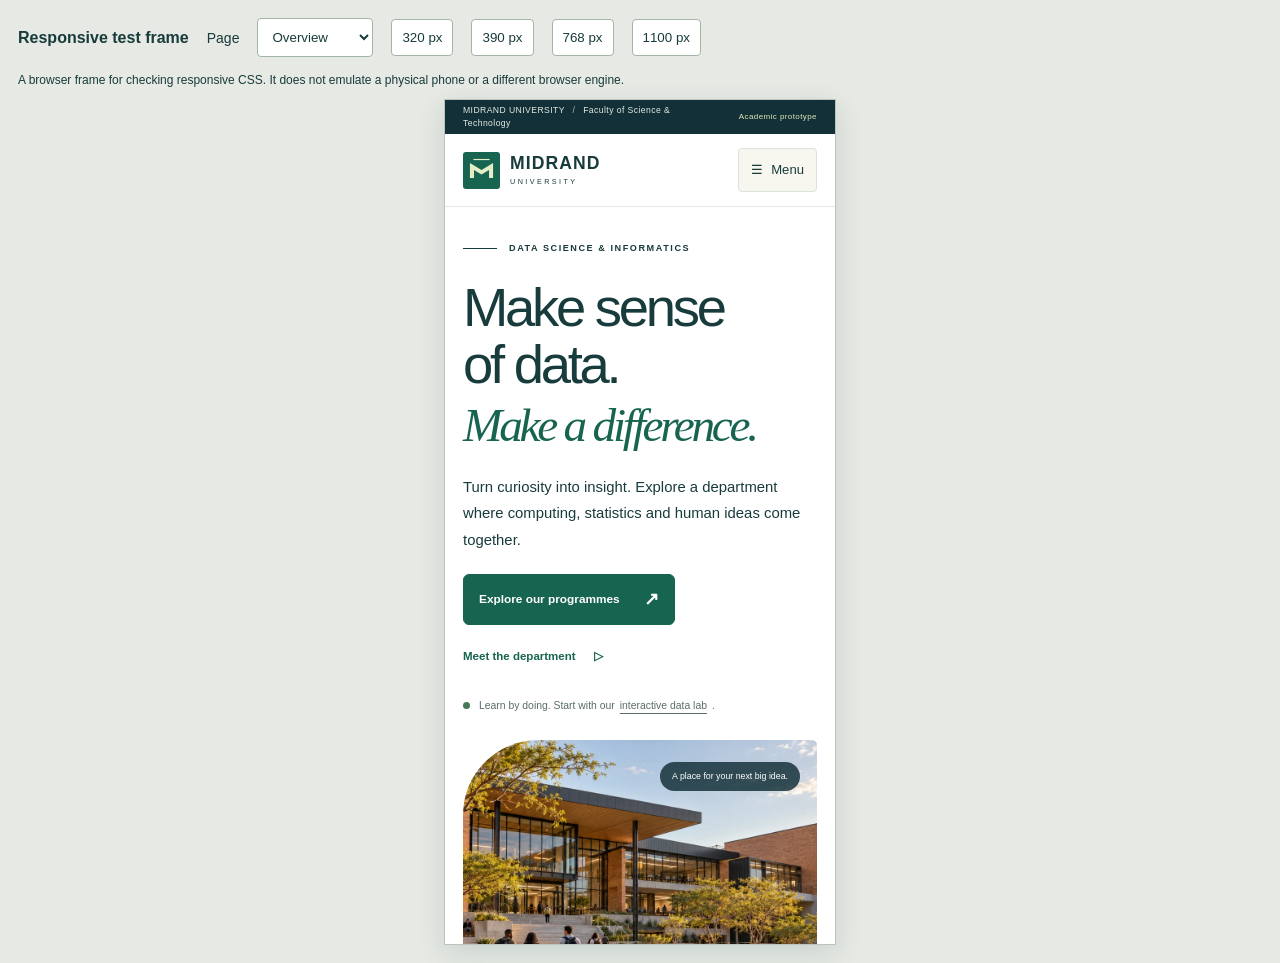
<file: responsive-preview.html>
<!doctype html>
<html lang="en"><head><meta charset="utf-8"><meta name="viewport" content="width=device-width, initial-scale=1"><title>Responsive screenshot frame | MIDRAND project</title><style>body{font:14px Arial,sans-serif;margin:0;padding:18px;background:#e6e9e4;color:#183b3b}header{display:flex;gap:18px;align-items:center;flex-wrap:wrap;margin-bottom:16px}button,select{padding:10px;border:1px solid #a3b6a5;border-radius:4px;background:white;color:#183b3b}button{cursor:pointer}#frame-wrap{width:390px;max-width:none;margin:auto;border:1px solid #b9c5ba;box-shadow:0 8px 25px #183b3b22;background:white}iframe{width:100%;height:844px;border:0;display:block}h1{font-size:16px;margin:0}p{font-size:12px}</style><script defer src="js/responsive-preview.js"></script></head><body><header><h1>Responsive test frame</h1><label for="preview-page">Page</label> <select id="preview-page"><option value="index.html">Overview</option><option value="study.html">Study</option><option value="research.html#learning-lab">Learning lab</option><option value="people.html">People</option><option value="contact.html">Contact</option></select><button type="button" data-width="320">320 px</button><button type="button" data-width="390">390 px</button><button type="button" data-width="768">768 px</button><button type="button" data-width="1100">1100 px</button></header><main><p>A browser frame for checking responsive CSS. It does not emulate a physical phone or a different browser engine.</p><div id="frame-wrap"><iframe id="preview-frame" src="index.html" title="Department website at the selected viewport width"></iframe></div></main></body></html>
</file>
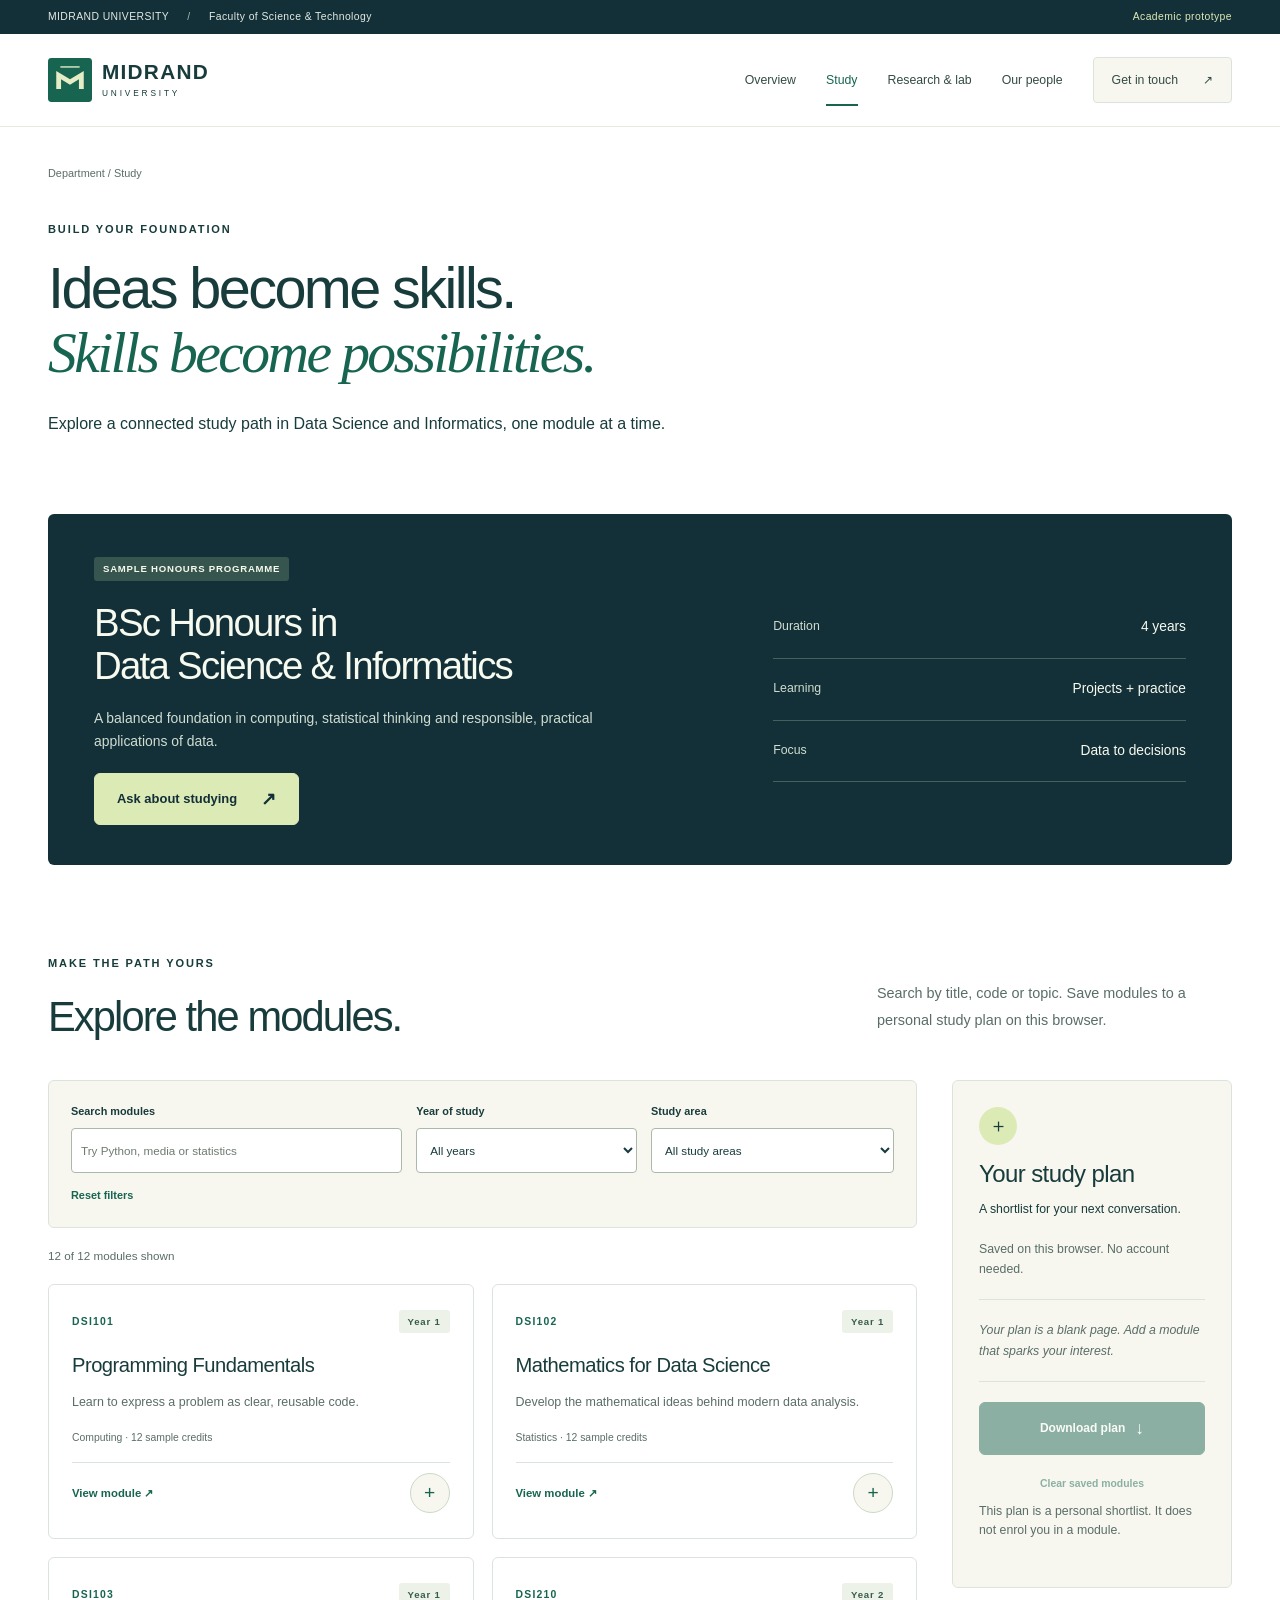
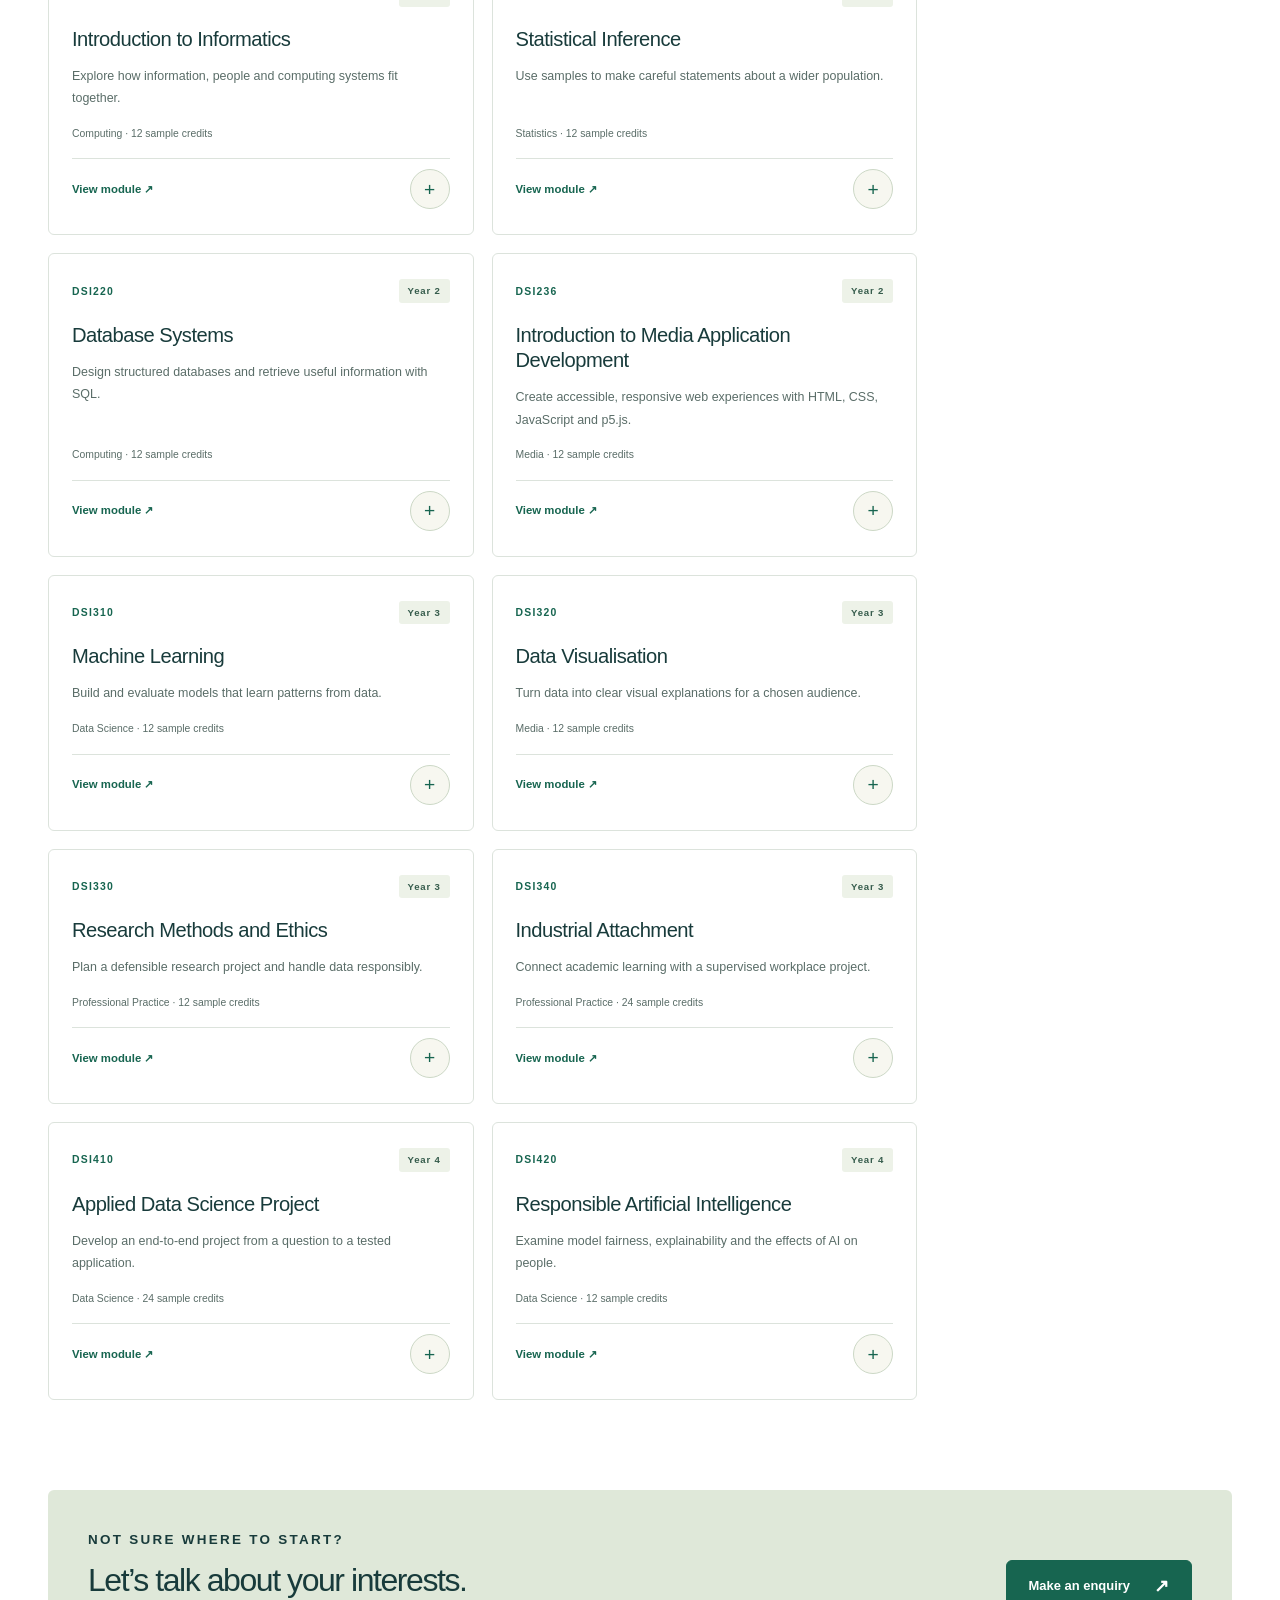
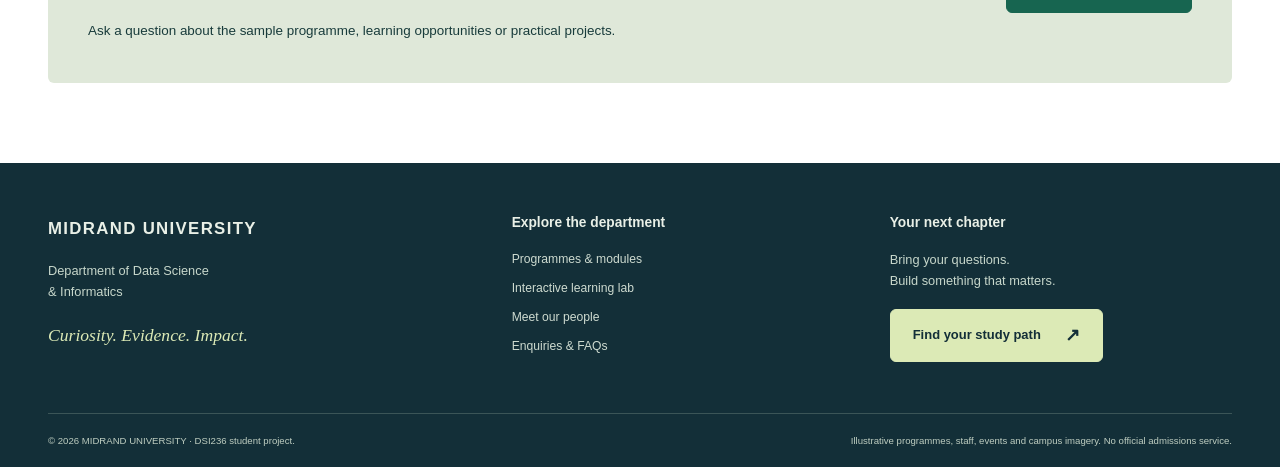
<file: study.html>
<!doctype html>
<html lang="en">
<head>
  <meta charset="utf-8">
  <meta name="viewport" content="width=device-width, initial-scale=1">
  <meta name="description" content="Explore Data Science and Informatics at MIDRAND UNIVERSITY. A DSI236 academic department website prototype.">
  <meta name="theme-color" content="#132f38">
  <title>Study with us | MIDRAND UNIVERSITY</title>
  <link rel="icon" href="assets/images/mark.svg" type="image/svg+xml">
  <link rel="stylesheet" href="css/styles.css">
  <script src="js/data.js" defer></script>
  <script src="js/app.js" defer></script><script src="js/study.js" defer></script>
</head>
<body>
<a class="skip-link" href="#main">Skip to main content</a>
<div class="utility"><div class="container utility-inner"><span>MIDRAND UNIVERSITY <span class="utility-divider">/</span> Faculty of Science & Technology</span><span class="prototype">Academic prototype</span></div></div>
<header class="site-header">
 <div class="container header-inner">
  <a class="brand" href="index.html" aria-label="MIDRAND UNIVERSITY department home"><img src="assets/images/mark.svg" width="44" height="44" alt=""><span><strong>MIDRAND</strong><small>UNIVERSITY</small></span></a>
  <button class="menu-toggle" type="button" aria-expanded="false" aria-controls="primary-nav"><span aria-hidden="true">☰</span> Menu</button>
  <nav id="primary-nav" aria-label="Main navigation"><a href="index.html">Overview</a><a href="study.html" aria-current="page">Study</a><a href="research.html">Research & lab</a><a href="people.html">Our people</a><a class="nav-contact" href="contact.html">Get in touch <span aria-hidden="true">↗</span></a></nav>
 </div>
</header>
<main id="main" tabindex="-1">
<section class="page-heading container"><p class="breadcrumb"><a href="index.html">Department</a> / Study</p><p class="eyebrow">BUILD YOUR FOUNDATION</p><h1>Ideas become skills.<br><em>Skills become possibilities.</em></h1><p class="lead">Explore a connected study path in Data Science and Informatics, one module at a time.</p></section>
<section class="container degree-banner" aria-labelledby="degree-heading"><div><span class="tag tag-light">SAMPLE HONOURS PROGRAMME</span><h2 id="degree-heading">BSc Honours in<br>Data Science & Informatics</h2><p>A balanced foundation in computing, statistical thinking and responsible, practical applications of data.</p></div><dl class="degree-facts"><div><dt>Duration</dt><dd>4 years</dd></div><div><dt>Learning</dt><dd>Projects + practice</dd></div><div><dt>Focus</dt><dd>Data to decisions</dd></div></dl><a class="button button-light" href="contact.html?topic=Programme%20enquiry">Ask about studying <span aria-hidden="true">↗</span></a></section>
<section class="section container" id="module-explorer" aria-labelledby="modules-heading"><div class="section-heading"><div><p class="eyebrow">MAKE THE PATH YOURS</p><h2 id="modules-heading">Explore the modules.</h2></div><p>Search by title, code or topic. Save modules to a personal study plan on this browser.</p></div><div class="explorer-layout"><div><form id="module-filters" class="filter-panel" role="search" aria-label="Find modules"><div class="search-field"><label for="module-search">Search modules</label><input id="module-search" type="search" placeholder="Try Python, media or statistics" autocomplete="off"></div><div><label for="year-filter">Year of study</label><select id="year-filter"><option value="all">All years</option><option value="1">Year 1</option><option value="2">Year 2</option><option value="3">Year 3</option><option value="4">Year 4</option></select></div><div><label for="area-filter">Study area</label><select id="area-filter"><option value="all">All study areas</option><option>Computing</option><option>Statistics</option><option>Data Science</option><option>Media</option><option>Professional Practice</option></select></div><button class="text-link reset-link" id="reset-filters" type="button">Reset filters</button></form><p id="module-count" class="result-count" role="status" aria-live="polite"></p><div id="module-grid" class="module-grid"></div><noscript><p>Module examples include DSI101 Programming Fundamentals, DSI210 Statistical Inference, DSI236 Introduction to Media Application Development and DSI310 Machine Learning. Enable JavaScript to explore all modules.</p></noscript></div><aside class="study-plan" aria-labelledby="plan-heading"><span class="mini-icon" aria-hidden="true">＋</span><h3 id="plan-heading">Your study plan</h3><p class="small">A shortlist for your next conversation.</p><p id="storage-note" class="small muted">Saved on this browser. No account needed.</p><div id="plan-items"></div><div class="plan-actions"><button id="download-plan" class="button" type="button" disabled>Download plan <span aria-hidden="true">↓</span></button><button id="clear-plan" class="text-link" type="button" disabled>Clear saved modules</button></div><p class="small muted">This plan is a personal shortlist. It does not enrol you in a module.</p></aside></div></section>
<section class="container callout"><div><p class="eyebrow">NOT SURE WHERE TO START?</p><h2>Let’s talk about your interests.</h2><p>Ask a question about the sample programme, learning opportunities or practical projects.</p></div><a class="button" href="contact.html">Make an enquiry <span aria-hidden="true">↗</span></a></section>
<dialog id="module-dialog" aria-labelledby="dialog-title"><div class="dialog-inner"><button class="dialog-close" type="button" aria-label="Close module details">×</button><p id="dialog-code" class="eyebrow"></p><h2 id="dialog-title"></h2><p id="dialog-description"></p><h3>What you will practise</h3><ul id="dialog-outcomes"></ul><p id="dialog-assessment" class="detail-note"></p><button id="dialog-save" class="button" type="button"></button></div></dialog>
</main>
<footer class="site-footer">
 <div class="container footer-top"><div><a class="footer-brand" href="index.html">MIDRAND UNIVERSITY</a><p>Department of Data Science<br>& Informatics</p><p class="footer-tagline">Curiosity. Evidence. Impact.</p></div><div><h2>Explore the department</h2><a href="study.html">Programmes & modules</a><a href="research.html#learning-lab">Interactive learning lab</a><a href="people.html">Meet our people</a><a href="contact.html">Enquiries & FAQs</a></div><div><h2>Your next chapter</h2><p>Bring your questions.<br>Build something that matters.</p><a class="button button-light" href="study.html">Find your study path <span aria-hidden="true">↗</span></a></div></div>
 <div class="container footer-bottom"><p>© 2026 MIDRAND UNIVERSITY · DSI236 student project.</p><p>Illustrative programmes, staff, events and campus imagery. No official admissions service.</p></div>
</footer>
<div id="toast" class="toast" role="status" aria-live="polite" hidden></div>
<noscript><div class="noscript-note">JavaScript is disabled. Page content and links remain available. Enable JavaScript for filtering, your study plan and the clustering lab.</div></noscript>
</body>
</html>
</file>
<file: css/styles.css>
:root{--ink:#183b3b;--navy:#132f38;--green:#176550;--green-deep:#0b5141;--sage:#dfe8d9;--lime:#dceab6;--cream:#f7f7f0;--paper:#fff;--muted:#5a6d68;--line:#dce3dc;--gold:#b06b26;--serif:Georgia,'Times New Roman',serif;--sans:Arial,Helvetica,sans-serif;--radius:6px}
*{box-sizing:border-box}html{scroll-behavior:smooth;scroll-padding-top:110px}body{margin:0;background:var(--paper);color:var(--ink);font:16px/1.65 var(--sans);-webkit-font-smoothing:antialiased}a{color:inherit;text-underline-offset:4px}button,input,select,textarea{font:inherit}button,a,input,select,textarea,summary{-webkit-tap-highlight-color:transparent}button,a{touch-action:manipulation}button{cursor:pointer}img,video{display:block;max-width:100%;height:auto}audio{max-width:100%;width:100%;margin:24px 0 16px}h1,h2,h3,p{margin-top:0}h1,h2,h3{font-weight:500;line-height:1.12;letter-spacing:-.045em}h1{font-size:clamp(2.8rem,5vw,4.9rem);margin-bottom:24px}h2{font-size:clamp(2rem,3.25vw,3.2rem);margin-bottom:22px}h3{font-size:1.45rem;letter-spacing:-.025em}em{font-family:var(--serif);font-weight:400;color:var(--green)}p{margin-bottom:20px}button:disabled{cursor:default;opacity:.48}button:disabled:hover{transform:none}.container{width:min(1260px,calc(100% - 96px));margin-inline:auto}.section{padding-block:90px}.section-topless{padding-top:10px}.section-tint{background:var(--cream)}.small{font-size:.82rem;line-height:1.6}.muted{color:var(--muted)}.lead{font-size:1.06rem;line-height:1.8;max-width:580px}.eyebrow{font-size:.69rem;font-weight:700;letter-spacing:.17em;line-height:1.5;margin-bottom:22px;display:flex;align-items:center;gap:12px}.eyebrow-line{height:1px;width:34px;background:currentColor}.button{display:inline-flex;justify-content:center;align-items:center;gap:24px;min-height:48px;background:var(--green);color:#fff;border:1px solid var(--green);padding:13px 22px;border-radius:var(--radius);font-size:.81rem;line-height:1.4;font-weight:700;text-decoration:none;transition:background .18s,transform .18s}.button:hover{background:var(--green-deep);transform:translateY(-2px)}.button span{font-size:1.1rem}.button-light{background:var(--lime);border-color:var(--lime);color:var(--navy)}.button-light:hover{background:#c4d99a}.button-outline{color:var(--green);background:transparent;border-color:#a7b9aa}.button-outline:hover{background:#e8eee3}.button-row{display:flex;gap:22px;align-items:center;flex-wrap:wrap}.text-link{display:inline-flex;align-items:center;justify-content:space-between;gap:18px;font-size:.82rem;font-weight:700;color:var(--green);background:transparent;border:0;padding:10px 0;text-decoration:none}.text-link:hover{text-decoration:underline}.tag{display:inline-block;width:fit-content;font-size:.6rem;line-height:1.6;letter-spacing:.08em;background:#edf2e8;color:#365c4c;padding:4px 9px;border-radius:3px;font-weight:700}.tag-light{background:#35554e;color:#f6faec}.status-dot{display:inline-block;width:7px;height:7px;background:#477958;border-radius:50%;flex-shrink:0}.skip-link{position:fixed;top:10px;left:20px;transform:translateY(-180%);z-index:100;background:var(--navy);color:white;padding:12px 20px}.skip-link:focus{transform:translateY(0)}:focus-visible{outline:3px solid #b15f13;outline-offset:4px}#main:focus{outline:none}[hidden]{display:none!important}.utility{background:var(--navy);color:#e3ebe2;font-size:.65rem;line-height:1.5;letter-spacing:.04em}.utility-inner{min-height:34px;display:flex;align-items:center;justify-content:space-between;gap:20px}.utility-divider{padding-inline:15px;color:#a9bbb0}.prototype{color:#dceab6}.site-header{position:sticky;top:0;z-index:30;background:rgba(255,255,255,.97);border-bottom:1px solid #e6e9e2}.header-inner{display:flex;align-items:center;justify-content:space-between;min-height:92px;gap:24px}.brand{display:flex;align-items:center;gap:10px;line-height:1.1;text-decoration:none;flex-shrink:0}.brand strong{font-size:1.3rem;letter-spacing:.06em;display:block}.brand small{font-size:.52rem;letter-spacing:.34em;display:block;margin-top:5px}.brand img{width:44px;height:44px}#primary-nav{display:flex;align-items:center;gap:30px}#primary-nav a{font-size:.77rem;text-decoration:none;padding-block:14px;color:#344b44;font-weight:500}#primary-nav a[aria-current="page"]{color:var(--green);box-shadow:0 2px 0 var(--green)}#primary-nav .nav-contact{background:var(--cream);border:1px solid var(--line);padding:12px 18px;border-radius:4px;display:flex;gap:25px;align-items:center}.menu-toggle{display:none;background:var(--cream);border:1px solid var(--line);border-radius:4px;padding:8px 12px;min-height:44px;color:var(--ink);font-size:.82rem}.hero{display:grid;grid-template-columns:1fr 1.03fr;gap:46px;align-items:center;padding-block:58px 70px}.hero h1{font-size:clamp(3.1rem,5.15vw,5rem);line-height:1.06;letter-spacing:-.057em}.hero h1 em{font-size:.91em;white-space:nowrap}.hero .lead{font-size:.98rem;max-width:410px}.hero-copy{padding-block:12px}.hero-visual{position:relative;padding-bottom:34px}.campus-hero{width:100%;height:526px;object-fit:cover;border-radius:110px 5px 5px 5px;object-position:center}.image-label{position:absolute;top:28px;right:25px;border-radius:20px;background:rgba(19,47,56,.83);padding:7px 12px;color:#fff;font-size:.63rem}.hero-stamp{position:absolute;bottom:9px;left:-25px;background:var(--lime);color:var(--ink);display:flex;align-items:center;gap:20px;padding:22px 30px;border:7px solid #fff;border-radius:5px}.hero-stamp>span{font-size:3rem;line-height:1}.hero-stamp p{margin:0;font-size:.9rem;line-height:1.45}.hero-stamp strong{font-weight:600}.hero-note{font-size:.68rem;display:flex;align-items:center;flex-wrap:wrap;gap:5px;margin-top:27px;color:var(--muted)}.hero-note .status-dot{margin-right:4px}.quick-links{display:grid;grid-template-columns:repeat(3,1fr);border-block:1px solid var(--line)}.quick-links a{padding:25px 28px;display:flex;gap:20px;align-items:center;justify-content:space-between;text-decoration:none;font-size:.85rem}.quick-links a+a{border-left:1px solid var(--line)}.quick-links span{font-size:.68rem;color:#6f7e70}.quick-links b{font-weight:400;color:var(--green);margin-left:auto}.quick-links a:hover{background:var(--cream)}.section-heading{display:flex;justify-content:space-between;gap:70px;align-items:end;margin-bottom:40px}.section-heading>div{flex:1}.section-heading>p{max-width:355px;font-size:.9rem;line-height:1.9;margin:0 0 6px;color:var(--muted)}.section-heading h2{margin-bottom:0}.pathways{display:grid;grid-template-columns:repeat(3,1fr);border:1px solid var(--line);border-radius:6px;overflow:hidden}.pathway{padding:34px}.pathway+.pathway{border-left:1px solid var(--line)}.path-number{font-size:.61rem;letter-spacing:.1em;display:block;margin-bottom:28px;color:var(--muted)}.pathway h3{font-size:1.8rem;line-height:1.2;letter-spacing:-.03em}.pathway p{font-size:.84rem;color:var(--muted);margin-top:20px}.pathway-accent{background:var(--cream)}.research-feature{background:var(--navy);color:#eff3e9}.research-feature-inner{display:grid;grid-template-columns:1.1fr 1fr;gap:70px;padding-block:65px;align-items:center}.research-feature h2{font-size:clamp(2rem,3vw,3rem)}.research-feature em{color:var(--lime)}.research-feature p:not(.eyebrow){font-size:.9rem;max-width:480px;color:#d1dfd4;line-height:1.9}.research-feature img{width:100%}.media-section{display:grid;grid-template-columns:.9fr 1.1fr;gap:70px;align-items:center}.media-section>div>p:not(.eyebrow){font-size:.88rem;color:var(--muted)}video{width:100%;border-radius:6px;background:var(--navy);aspect-ratio:16/9}.media-caption{font-size:.63rem!important;text-transform:uppercase;letter-spacing:.12em;margin:10px 0 0}.event-list{border-top:1px solid var(--line)}.event{display:grid;grid-template-columns:82px 1fr auto;gap:30px;align-items:center;border-bottom:1px solid var(--line);padding:28px 0}.event-date{background:#fff;padding:13px 8px;text-align:center;border-radius:4px;border:1px solid var(--line);line-height:1.1}.event-date b{font-size:1.8rem;font-weight:500;display:block;margin-bottom:8px}.event-date span{font-size:.55rem;letter-spacing:.06em}.event h3{font-size:1.25rem;margin:8px 0}.event p{font-size:.75rem;margin:0;color:var(--muted)}.event-list+.small{margin-top:15px}.site-footer{background:var(--navy);color:#e9f0e7;margin-top:80px;padding-top:52px}.footer-top{display:grid;grid-template-columns:1.15fr .9fr 1fr;gap:70px;padding-bottom:45px}.footer-brand{font-size:1.05rem;letter-spacing:.08em;text-decoration:none;font-weight:700}.footer-top p{font-size:.8rem;color:#c7d7cb;margin:18px 0}.footer-top h2{font-size:.86rem;letter-spacing:0;font-weight:700;margin-bottom:19px}.footer-top>div>a:not(.footer-brand):not(.button){display:block;font-size:.76rem;margin-bottom:9px;text-decoration:none;color:#cedbd0}.footer-top a:hover{text-decoration:underline}.footer-tagline{font-family:var(--serif);font-style:italic;color:var(--lime)!important;font-size:1.1rem!important}.footer-bottom{border-top:1px solid #3b5557;padding-block:19px;display:flex;gap:30px;justify-content:space-between}.footer-bottom p{font-size:.6rem;margin:0;max-width:560px;color:#bfcec1}.page-heading{padding-block:38px 56px}.breadcrumb{font-size:.68rem;color:var(--muted);margin-bottom:38px}.breadcrumb a{text-decoration:none}.page-heading h1{font-size:clamp(2.8rem,4.5vw,4.5rem);max-width:950px}.page-heading .lead{font-size:1rem;max-width:650px}.page-heading .eyebrow{margin-bottom:18px}.degree-banner{display:grid;grid-template-columns:1.2fr .8fr;column-gap:60px;align-items:center;background:var(--navy);color:#f7faef;padding:40px 46px;border-radius:6px}.degree-banner h2{font-size:2.4rem;margin:20px 0}.degree-banner p{font-size:.87rem;color:#d0ddd1;max-width:500px}.degree-banner .button{grid-column:1;justify-self:start}.degree-facts{margin:0;grid-row:1 / 3;grid-column:2}.degree-facts>div{display:flex;justify-content:space-between;gap:20px;border-bottom:1px solid #46615d;padding:19px 0}.degree-facts dt{color:#cfddce;font-size:.77rem}.degree-facts dd{margin:0;font-size:.86rem}.explorer-layout{display:grid;grid-template-columns:minmax(0,1fr) 280px;gap:35px;align-items:start}.filter-panel{display:grid;grid-template-columns:1.5fr 1fr 1.1fr;gap:14px;background:var(--cream);border:1px solid var(--line);padding:22px;border-radius:6px}.filter-panel .reset-link{grid-column:1/-1;justify-self:start;font-size:.68rem;padding:0}.filter-panel label,.people-search label{font-size:.68rem}label{display:block;font-size:.78rem;font-weight:700;margin-bottom:7px}input:not([type="range"]):not([type="checkbox"]),select,textarea{display:block;width:100%;border:1px solid #aab9ac;border-radius:4px;background:#fff;color:var(--ink);padding:11px 12px;min-height:45px;font-size:.82rem}textarea{resize:vertical;min-height:150px}input::placeholder,textarea::placeholder{color:#6f7a71;opacity:1}.filter-panel input,.filter-panel select{font-size:.73rem!important;padding:9px!important}.result-count{font-size:.73rem;color:var(--muted);margin:18px 0}.module-grid{display:grid;grid-template-columns:repeat(2,minmax(0,1fr));gap:18px}.module-card{padding:25px 23px;border:1px solid var(--line);border-radius:6px;display:flex;flex-direction:column;transition:border-color .2s}.module-card:hover{border-color:#90a68b}.module-meta{display:flex;align-items:center;justify-content:space-between;gap:10px}.module-code{font-size:.65rem;letter-spacing:.12em;font-weight:700;color:var(--green)}.module-card h3{font-size:1.26rem;line-height:1.25;margin:20px 0 13px}.module-card>p{font-size:.78rem;line-height:1.8;color:var(--muted);margin-bottom:15px}.module-card .module-area{font-size:.65rem;margin-top:auto}.module-actions{display:flex;align-items:center;justify-content:space-between;border-top:1px solid var(--line);padding-top:10px}.module-actions .text-link{font-size:.71rem}.save-module{width:40px;height:40px;border-radius:50%;border:1px solid #ccd8c6;background:var(--cream);color:var(--green);font-size:1.2rem}.save-module[aria-pressed="true"]{background:var(--green);color:white}.study-plan{background:var(--cream);border:1px solid var(--line);border-radius:6px;padding:26px;position:sticky;top:115px}.study-plan h3{font-size:1.5rem;margin-top:16px;margin-bottom:12px}.study-plan p{font-size:.77rem}.mini-icon{display:block;font-size:1.2rem;background:var(--lime);width:38px;line-height:38px;text-align:center;border-radius:50%}.plan-empty{border-block:1px solid var(--line);padding:20px 0;font-style:italic;color:var(--muted)}.plan-item{display:flex;gap:12px;align-items:center;padding:15px 0;border-top:1px solid var(--line);font-size:.72rem}.plan-item strong,.plan-item span{display:block}.plan-item strong{font-size:.64rem;margin-bottom:4px}.plan-remove{margin-left:auto;flex-shrink:0;border:0;background:transparent;width:32px;height:36px;font-size:1.3rem;color:var(--green)}.plan-actions{display:flex;flex-direction:column;gap:10px;align-items:stretch;margin-top:20px}.plan-actions .button{font-size:.75rem;padding-inline:12px;gap:10px}.plan-actions .text-link{font-size:.65rem;justify-content:center}.callout{background:var(--sage);padding:40px;display:flex;gap:40px;justify-content:space-between;align-items:center;border-radius:6px}.callout h2{font-size:2rem}.callout p{font-size:.84rem;max-width:600px;margin-bottom:0}.callout .eyebrow{margin-bottom:12px}.callout .button{flex-shrink:0}dialog{width:min(560px,calc(100% - 32px));border:0;border-radius:8px;padding:0;color:var(--ink);max-height:85vh}dialog::backdrop{background:rgba(10,36,35,.6)}.dialog-inner{padding:40px;position:relative}.dialog-close{position:absolute;right:12px;top:10px;font-size:1.8rem;line-height:1;border:0;background:transparent;color:var(--ink);width:40px;height:40px}.dialog-inner h2{font-size:2rem;padding-right:15px}.dialog-inner h3{font-size:1.1rem;margin-top:25px}.dialog-inner p,.dialog-inner li{font-size:.86rem}.dialog-inner ul{padding-left:20px}.dialog-inner li{margin:8px 0}.detail-note{background:var(--cream);padding:15px}.research-themes{display:grid;grid-template-columns:repeat(3,1fr);gap:32px;margin-bottom:70px}.research-themes article{border-top:1px solid #aabdac;padding-top:25px}.theme-icon{font-family:var(--serif);color:var(--gold);font-size:1.5rem}.research-themes h2{font-size:1.55rem;margin:20px 0 15px}.research-themes p{font-size:.84rem;color:var(--muted)}.lab-layout{display:grid;grid-template-columns:minmax(0,1.55fr) minmax(280px,.9fr);gap:35px;align-items:start}.lab-card{border:1px solid var(--line);border-radius:6px;background:white;overflow:hidden}.lab-top{display:flex;align-items:center;justify-content:space-between;gap:15px;padding:20px 22px}.lab-top>span:first-child{font-size:.65rem;font-weight:700;letter-spacing:.1em;display:flex;align-items:center;gap:9px}.cluster-canvas{width:100%;min-height:270px;background:#f8faf8}.cluster-canvas canvas{display:block;max-width:100%!important}.cluster-canvas>p{padding:24px}.chart-legend{display:flex;flex-wrap:wrap;gap:8px 18px;padding:15px 22px 0;font-size:.64rem}.chart-legend span{display:flex;align-items:center;gap:5px}.chart-legend i{background:var(--legend);height:8px;width:8px;border-radius:50%}.chart-caption{padding:10px 22px 0;font-size:.65rem}.lab-controls{padding:10px 0}.lab-controls h3{font-size:1.7rem}.lab-controls p{font-size:.84rem;color:var(--muted)}.lab-controls label{display:flex;justify-content:space-between;margin-top:25px}input[type="range"]{accent-color:var(--green);width:100%;margin:0 0 22px;min-height:30px}.lab-controls .button-row{gap:10px}.lab-controls .button{padding:11px 15px;font-size:.73rem;gap:15px}.lab-controls>.text-link{font-size:.72rem}.lab-metrics{display:flex;gap:16px;justify-content:space-between;border-block:1px solid var(--line);padding:18px 0;margin:18px 0}.lab-metrics dt{font-size:.6rem;color:var(--muted);line-height:1.5}.lab-metrics dd{font-size:1.3rem;margin:5px 0 0}.lab-controls .lab-status{font-size:.76rem;background:#e9eee0;padding:13px;border-left:3px solid var(--green)}.lab-controls .small{font-size:.69rem}.lab-explanation{display:grid;grid-template-columns:repeat(3,1fr);gap:35px;margin-top:40px}.lab-explanation article{border-top:1px solid var(--line);padding-top:20px}.lab-explanation span{font-size:.65rem;color:var(--green)}.lab-explanation h3{font-size:1.1rem;margin:8px 0}.lab-explanation p{font-size:.78rem;color:var(--muted)}details{border-top:1px solid var(--line);padding:15px 0;font-size:.8rem}summary{cursor:pointer;font-weight:600;min-height:25px}details p{padding-top:12px;margin-bottom:6px;font-size:.8rem;color:var(--muted)}.data-summary{margin-top:15px}.table-scroll{overflow:auto}table{width:100%;border-collapse:collapse;font-size:.75rem;margin-top:20px}th,td{text-align:left;padding:11px 13px;border-bottom:1px solid var(--line)}th{background:#e8eee2}caption{text-align:left;padding:10px 0;font-size:.75rem;font-weight:700}.sample-data{max-height:280px}.people-search{width:min(330px,100%)}.compact{align-items:center;margin-bottom:20px}.compact>h2{font-size:2rem}.people-grid{display:grid;grid-template-columns:repeat(3,1fr);gap:24px}.person-card{border:1px solid var(--line);border-radius:6px;padding:28px}.avatar{width:70px;height:70px;border-radius:50% 50% 50% 12%;font-family:var(--serif);font-size:1.7rem;display:grid;place-items:center;margin-bottom:24px}.avatar-green{background:#e0ead9;color:#2f5d49}.avatar-blue{background:#e0e8f1;color:#3a5473}.avatar-gold{background:#f2e7d4;color:#805d2c}.person-card .eyebrow{font-size:.58rem;margin-bottom:10px}.person-card h3{font-size:1.45rem;margin-bottom:12px}.person-card .person-role{font-size:.75rem;font-weight:700;color:var(--ink)}.person-card>p{font-size:.8rem;color:var(--muted);margin-bottom:15px}.person-card .office-hours{font-size:.66rem;padding-top:15px;border-top:1px solid var(--line)}.person-card .text-link{font-size:.73rem}.community-panel{background:var(--cream);display:grid;grid-template-columns:1fr 1fr;gap:50px;align-items:center;border-radius:6px;overflow:hidden}.community-panel>div{padding:40px 0 40px 40px}.community-panel p:not(.eyebrow){font-size:.86rem;color:var(--muted)}.community-panel img{width:100%;height:100%;object-fit:cover;min-height:390px}.contact-layout{display:grid;grid-template-columns:.85fr 1.3fr;gap:60px;align-items:start}.contact-info{background:var(--navy);color:white;padding:36px;border-radius:6px}.contact-info h2{font-size:2.3rem}.contact-info>p:not(.eyebrow){font-size:.83rem;color:#cfddd0}.contact-info dl{margin:35px 0}.contact-info dl>div{margin-top:25px}.contact-info dt{font-size:.65rem;text-transform:uppercase;letter-spacing:.1em;margin-bottom:7px;color:var(--lime)}.contact-info dd{margin:0;font-size:.82rem;color:#e4eddf}.contact-demo-note{border-top:1px solid #48615c;padding-top:20px;font-size:.73rem!important}.contact-form-wrap{padding:6px 0}.contact-form-wrap h2{font-size:1.9rem}.contact-form-wrap form>div{margin-bottom:20px}.form-grid{display:grid;grid-template-columns:1fr 1fr;gap:20px}.field-error{display:block;font-size:.7rem;color:#a02d26;margin-top:5px}.field-error:empty{margin:0}.message-meta{display:flex;justify-content:space-between;font-size:.64rem;color:var(--muted);margin-top:7px;gap:15px}.checkbox-field{display:flex;align-items:start;gap:12px}.checkbox-field input{accent-color:var(--green);margin-top:4px;width:18px;height:18px;flex-shrink:0}.checkbox-field label{font-size:.74rem;font-weight:400}.error-summary{font-size:.8rem;background:#f8e9e5;color:#812d25;padding:12px;border:1px solid #d89a8e;border-radius:4px}[aria-invalid="true"]{border-color:#b33829!important}.enquiry-preview{margin-top:30px;background:var(--cream);padding:25px;border:1px solid var(--line);border-radius:6px}.enquiry-preview h3{font-size:1.5rem}.enquiry-preview p{font-size:.8rem;overflow-wrap:anywhere}.preview-message{white-space:pre-wrap;border-block:1px solid var(--line);padding-block:18px}.faq-section{display:grid;grid-template-columns:.8fr 1.3fr;gap:60px}.faq-list details:last-child{border-bottom:1px solid var(--line)}.faq-list summary{font-size:.9rem;padding-block:5px}.faq-list details{padding-block:20px}.toast{position:fixed;bottom:24px;left:50%;transform:translateX(-50%);width:max-content;max-width:calc(100% - 32px);background:var(--navy);color:white;border:1px solid #65897b;border-radius:6px;box-shadow:0 8px 30px #132f3833;padding:14px 22px;font-size:.82rem;z-index:80}.empty-state{grid-column:1/-1;padding:30px;background:var(--cream);border:1px dashed #aebba8;border-radius:6px;font-size:.86rem}.noscript-note{background:#fff4cf;padding:18px;font-size:.8rem;text-align:center}
input,select,textarea{min-width:0}.filter-panel>div,.form-grid>div{min-width:0}.range-label{display:flex;justify-content:space-between;align-items:center;margin-top:25px;font-size:.78rem;font-weight:700}.lab-controls .range-label{grid-column:1}.lab-controls .range-label label{margin:0}
@media(min-width:1500px){.hero{gap:75px}.campus-hero{height:570px}}
@media(max-width:1100px){.container{width:calc(100% - 64px)}#primary-nav{gap:20px}.hero{gap:30px}.hero h1{font-size:4rem}.hero h1 em{white-space:normal}.campus-hero{height:490px}.pathway{padding:27px}.pathway h3{font-size:1.6rem}.hero .button-row{gap:10px}.hero .button{padding-inline:16px}.explorer-layout{grid-template-columns:minmax(0,1fr) 245px;gap:22px}.filter-panel{grid-template-columns:1fr 1fr}.filter-panel .search-field{grid-column:1/-1}.study-plan{padding:20px}.degree-banner{padding:35px}.media-section{gap:45px}.section-heading{gap:40px}.lab-layout{gap:25px}.lab-controls .button-row{align-items:stretch}.lab-controls .button{padding:10px 12px}.footer-top{gap:40px}}
@media(max-width:900px){html{scroll-padding-top:95px}.container{width:calc(100% - 48px)}.menu-toggle{display:flex;gap:8px;align-items:center}.header-inner{min-height:78px;position:relative}#primary-nav{display:none;position:absolute;top:100%;left:-24px;right:-24px;background:white;padding:20px 24px;border-bottom:1px solid var(--line);box-shadow:0 14px 18px #132f3810;align-items:stretch;gap:4px}#primary-nav.is-open{display:flex;flex-direction:column}#primary-nav a{font-size:.9rem;padding:12px}#primary-nav a[aria-current="page"]{background:var(--cream);box-shadow:inset 3px 0 var(--green)}#primary-nav .nav-contact{margin-top:8px;justify-content:space-between}.hero{padding-block:40px;gap:25px}.hero h1{font-size:3.3rem}.hero .lead{font-size:.9rem}.hero-visual{align-self:stretch;display:flex;align-items:stretch;padding-top:10px}.campus-hero{height:100%;min-height:425px;border-top-left-radius:80px}.hero-stamp{padding:18px;left:-14px;bottom:12px;gap:12px}.hero-stamp p{font-size:.75rem}.hero-stamp>span{font-size:2.5rem}.image-label{right:12px;top:32px;font-size:.55rem}.hero-note{line-height:1.7;font-size:.65rem}.quick-links a{padding:22px 15px;font-size:.74rem;gap:10px}.section{padding-block:65px}.section-heading>p{max-width:300px}.pathways{grid-template-columns:1fr}.pathway+.pathway{border-left:0;border-top:1px solid var(--line)}.pathway{display:grid;grid-template-columns:.9fr 1.2fr;column-gap:30px}.pathway .path-number{grid-column:1/-1;margin-bottom:18px}.pathway h3{grid-column:1;grid-row:2/4}.pathway p{margin-top:0}.pathway .text-link{justify-content:start}.research-feature-inner{gap:30px}.research-feature h2{font-size:2.2rem}.media-section{gap:30px;grid-template-columns:1fr 1.1fr}.media-section h2{font-size:2.3rem}.event{gap:20px}.event h3{font-size:1.1rem}.event .button{padding:11px 13px;font-size:.7rem;gap:10px}.degree-banner{grid-template-columns:1fr .9fr;column-gap:30px}.degree-banner h2{font-size:1.9rem}.degree-facts>div{flex-direction:column;gap:3px;padding:12px 0}.explorer-layout{grid-template-columns:1fr}.filter-panel{grid-template-columns:1.7fr 1fr 1.2fr}.filter-panel .search-field{grid-column:auto}.study-plan{position:static;display:grid;grid-template-columns:1fr 1fr;gap:10px 30px}.study-plan .mini-icon{display:none}.study-plan h3{margin:0}.study-plan h3,.study-plan>.small{grid-column:1}.study-plan #plan-items{grid-column:2;grid-row:1/5}.study-plan .plan-actions{grid-column:1}.study-plan>.small:last-child{grid-column:1/-1;margin-top:10px}.callout{padding:30px;gap:30px}.callout h2{font-size:1.7rem}.research-themes{gap:25px}.research-themes h2{font-size:1.35rem}.lab-layout{grid-template-columns:1fr}.lab-controls{display:grid;grid-template-columns:1fr 1fr;gap:0 35px;align-items:start}.lab-controls h3{grid-column:1}.lab-controls>p:first-of-type{grid-column:1}.lab-controls label{grid-column:1;margin-top:0}.lab-controls input{grid-column:1}.lab-controls .button-row{grid-column:1}.lab-controls>.text-link{grid-column:1;justify-self:start}.lab-metrics{grid-column:2;grid-row:1/3;margin-top:0}.lab-controls .lab-status{grid-column:2;grid-row:3/5}.lab-controls>.small{grid-column:2;grid-row:5/7}.people-grid{grid-template-columns:1fr 1fr}.community-panel{gap:25px}.community-panel>div{padding:30px 0 30px 30px}.contact-layout{gap:30px;grid-template-columns:.8fr 1.3fr}.contact-info{padding:25px}.contact-info h2{font-size:1.9rem}.form-grid{grid-template-columns:1fr;gap:20px}.faq-section{gap:35px}.footer-top{grid-template-columns:1fr 1fr;gap:40px}.footer-top>div:last-child{grid-column:1/-1;display:flex;align-items:center;gap:30px;justify-content:space-between}.footer-top>div:last-child h2{display:none}.footer-top>div:last-child p{margin:0}.footer-bottom{flex-direction:column;gap:7px}}
@media(max-width:600px){.container{width:calc(100% - 36px)}.utility-inner{min-height:34px;font-size:.54rem;gap:10px}.utility-inner>span:first-child{max-width:245px}.utility-divider{padding-inline:5px}.prototype{font-size:.5rem;white-space:nowrap}.brand strong{font-size:1.1rem}.brand small{font-size:.45rem}.brand img{width:37px;height:37px}.header-inner{min-height:72px}.hero{display:flex;flex-direction:column;gap:26px;padding-top:35px;padding-bottom:35px;align-items:stretch}.hero-copy{padding:0}.hero h1{font-size:3.4rem;letter-spacing:-.06em;line-height:1.06;max-width:440px;margin-bottom:22px}.hero h1 em{font-size:.87em}.hero .eyebrow{font-size:.57rem;margin-bottom:23px}.hero .lead{font-size:.93rem;max-width:450px}.hero .button-row{gap:12px 22px}.hero .button{font-size:.74rem;padding:12px 15px}.hero .text-link{font-size:.72rem}.hero-note{margin-top:21px}.hero-visual{padding:0 0 28px}.campus-hero{height:330px;min-height:0;border-top-left-radius:75px}.hero-stamp{left:15px;bottom:0;border-width:5px;padding:16px 24px}.image-label{top:22px;right:17px}.quick-links{grid-template-columns:1fr}.quick-links a{padding:17px 8px;font-size:.83rem}.quick-links a+a{border-left:0;border-top:1px solid var(--line)}.quick-links span{margin-right:9px}.section{padding-block:50px}.section-heading{display:block;margin-bottom:30px}.section-heading>p{max-width:100%;margin-top:20px;font-size:.85rem}.eyebrow{font-size:.6rem;margin-bottom:16px}h2{font-size:2.3rem}.pathway{display:block;padding:27px}.pathway .path-number{margin-bottom:21px}.pathway h3{font-size:1.7rem}.pathway p{font-size:.83rem;margin-top:15px}.research-feature-inner{grid-template-columns:1fr;padding-block:45px;gap:30px}.research-feature h2{font-size:2.15rem}.research-feature-inner img{max-height:260px}.media-section{grid-template-columns:1fr;gap:25px}.media-section h2{font-size:2.3rem}.event{grid-template-columns:64px 1fr;gap:15px;padding-block:23px}.event .button{grid-column:2;justify-self:start;min-height:42px}.event-date{align-self:start}.event-date b{font-size:1.5rem}.event-date span{font-size:.48rem}.event h3{font-size:1.1rem;line-height:1.3}.event p{font-size:.68rem}.site-footer{margin-top:50px;padding-top:38px}.footer-top{grid-template-columns:1fr;gap:30px;padding-bottom:30px}.footer-top>div:last-child{grid-column:1;display:block}.footer-top>div:last-child p{margin-bottom:20px}.footer-top h2{margin-bottom:17px}.footer-bottom{padding-block:18px}.page-heading{padding-block:27px 34px}.breadcrumb{margin-bottom:28px}.page-heading h1{font-size:2.75rem;line-height:1.12}.page-heading .lead{font-size:.9rem}.degree-banner{display:block;padding:27px}.degree-banner h2{font-size:1.9rem}.degree-facts{margin-bottom:25px}.degree-facts>div{flex-direction:row;padding-block:13px}.degree-facts dt{font-size:.7rem}.degree-facts dd{font-size:.75rem}.filter-panel{grid-template-columns:1fr 1fr;padding:18px;gap:15px 10px}.filter-panel .search-field{grid-column:1/-1}.module-grid{grid-template-columns:1fr;gap:16px}.module-card{padding:23px}.module-card h3{font-size:1.35rem}.module-card>p{font-size:.82rem}.study-plan{display:block;padding:25px}.study-plan h3{margin-bottom:14px}.study-plan .mini-icon{display:block;margin-bottom:17px}.study-plan #plan-items{margin-block:20px}.plan-actions{gap:12px}.study-plan .plan-actions .button{font-size:.8rem}.callout{display:block;padding:27px}.callout h2{font-size:1.7rem}.callout p{font-size:.8rem}.callout .button{margin-top:25px}.dialog-inner{padding:35px 25px 25px}.dialog-inner h2{font-size:1.8rem}.research-themes{grid-template-columns:1fr;gap:25px;margin-bottom:40px}.research-themes h2{font-size:1.6rem;margin-top:12px}.research-themes p{font-size:.86rem}.lab-controls{display:block}.lab-controls h3{margin-top:12px}.lab-controls p{font-size:.83rem}.lab-controls label{margin-top:20px}.lab-controls .button-row{gap:12px}.lab-controls .button{font-size:.76rem;padding:12px 18px}.lab-controls>.text-link{margin-top:7px}.lab-metrics{margin-block:20px}.lab-controls .lab-status{font-size:.8rem}.lab-explanation{grid-template-columns:1fr;gap:18px;margin-top:15px}.lab-explanation article{display:grid;grid-template-columns:30px 1fr;column-gap:12px;padding-top:18px}.lab-explanation span{grid-row:1/3;margin-top:4px}.lab-explanation h3{margin:0 0 10px}.lab-explanation p{grid-column:2;margin:0}.lab-top{padding:18px}.lab-top>span:first-child{font-size:.55rem}.chart-legend{padding-inline:15px;gap:7px 13px;font-size:.6rem}.chart-caption{padding-inline:15px}.data-summary summary{font-size:.78rem}.compact>h2{font-size:1.85rem;margin-bottom:23px}.people-search{width:100%}.people-grid{grid-template-columns:1fr;gap:18px}.person-card{padding:27px}.community-panel{display:flex;flex-direction:column;gap:0}.community-panel>div{padding:30px}.community-panel h2{font-size:2.3rem}.community-panel img{height:260px;min-height:0}.contact-layout{grid-template-columns:1fr;gap:30px}.contact-info{padding:29px}.contact-info h2{font-size:2.2rem}.contact-info dl{margin-top:25px}.contact-form-wrap h2{font-size:1.9rem}.contact-form-wrap .button{font-size:.78rem}.faq-section{grid-template-columns:1fr;gap:10px}.faq-list summary{font-size:.85rem}.toast{font-size:.75rem;padding:12px 17px;bottom:16px}.enquiry-preview{padding:20px}.form-grid{gap:20px}}
@media(prefers-reduced-motion:reduce){html{scroll-behavior:auto}*,*::before,*::after{animation-duration:.01ms!important;transition-duration:.01ms!important}}
@media print{.utility,.site-header,.site-footer,.toast,.menu-toggle,.button,.text-link,.module-actions,.filter-panel,.plan-actions{display:none!important}.container{width:100%}.section,.page-heading{padding:20px 0}.hero,.degree-banner,.contact-layout,.faq-section,.explorer-layout{display:block}.hero-visual{max-width:500px}.study-plan{position:static}.module-grid,.people-grid{grid-template-columns:1fr 1fr}body{font-size:11pt}.module-card,.person-card,article{break-inside:avoid}.site-footer{margin:0}dialog{display:none}}
</file>
